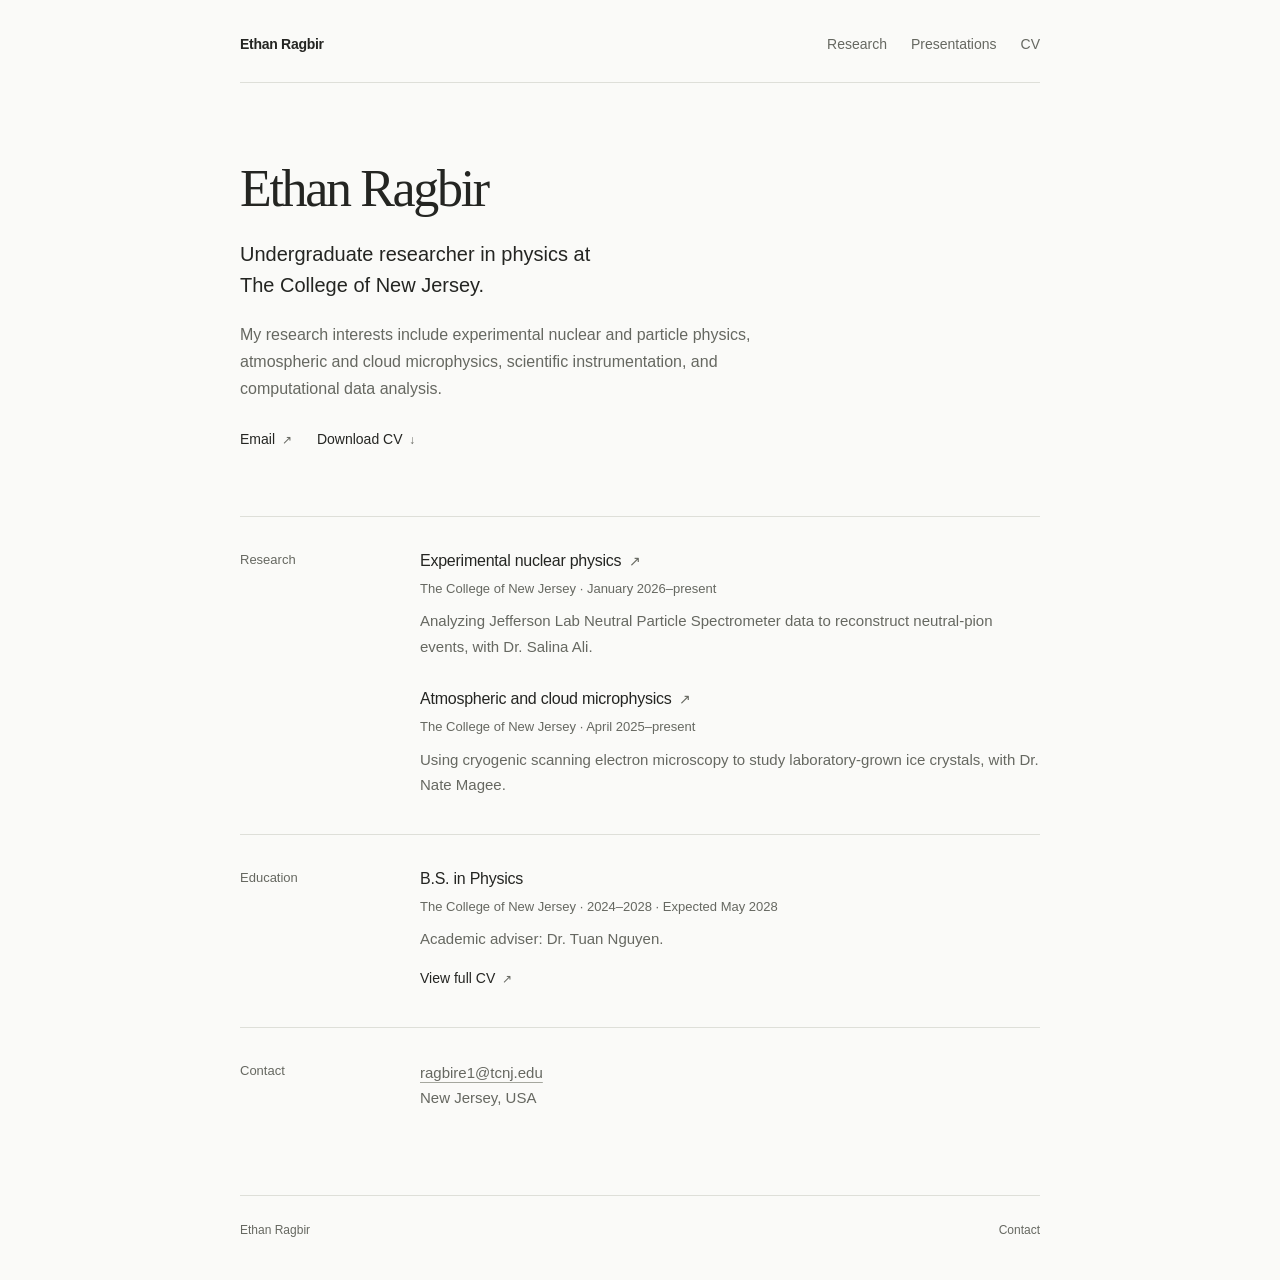
<file: index.html>
<!DOCTYPE html>
<html lang="en">
<head>
  <meta charset="UTF-8">
  <meta name="viewport" content="width=device-width, initial-scale=1">
  <meta name="description" content="Ethan Ragbir, undergraduate researcher in physics at The College of New Jersey. Experimental nuclear and particle physics, atmospheric and cloud microphysics.">
  <title>Ethan Ragbir</title>
  <link rel="stylesheet" href="assets/site.css">
</head>
<body>
  <a class="skip-link" href="#main-content">Skip to content</a>
  <div class="site-shell">
    <header class="site-header">
      <a class="site-name" href="index.html" aria-current="page">Ethan Ragbir</a>
      <nav aria-label="Main navigation">
        <a href="research.html">Research</a>
        <a href="presentations.html">Presentations</a>
        <a href="resume.html">CV</a>
      </nav>
    </header>

    <main id="main-content">
      <section class="page-intro home-intro" id="home" aria-labelledby="intro-title">
        <h1 id="intro-title">Ethan Ragbir</h1>
        <p class="lede">Undergraduate researcher in physics at<br class="desktop-break"> The College of New Jersey.</p>
        <p class="intro-copy">My research interests include experimental nuclear and particle physics, atmospheric and cloud microphysics, scientific instrumentation, and computational data analysis.</p>
        <div class="inline-links" aria-label="Contact and CV">
          <a href="mailto:ragbire1@tcnj.edu">Email <span aria-hidden="true">↗</span></a>
          <a href="cv.pdf" download="Ethan_Ragbir_CV.pdf">Download CV <span aria-hidden="true">↓</span></a>
        </div>
      </section>

      <section class="content-section" id="research" aria-labelledby="research-title">
        <h2 id="research-title">Research</h2>
        <div class="entry-list">
          <article class="entry">
            <h3><a href="research.html#nuclear-physics">Experimental nuclear physics <span aria-hidden="true">↗</span></a></h3>
            <p class="meta">The College of New Jersey · January 2026–present</p>
            <p>Analyzing Jefferson Lab Neutral Particle Spectrometer data to reconstruct neutral-pion events, with Dr. Salina Ali.</p>
          </article>
          <article class="entry">
            <h3><a href="research.html#ice-morphology">Atmospheric and cloud microphysics <span aria-hidden="true">↗</span></a></h3>
            <p class="meta">The College of New Jersey · April 2025–present</p>
            <p>Using cryogenic scanning electron microscopy to study laboratory-grown ice crystals, with Dr. Nate Magee.</p>
          </article>
        </div>
      </section>

      <section class="content-section" id="education" aria-labelledby="education-title">
        <h2 id="education-title">Education</h2>
        <div class="section-body">
          <article class="entry">
            <h3>B.S. in Physics</h3>
            <p class="meta">The College of New Jersey · 2024–2028 · Expected May 2028</p>
            <p>Academic adviser: Dr. Tuan Nguyen.</p>
            <a class="text-link" href="resume.html" id="cv">View full CV <span aria-hidden="true">↗</span></a>
          </article>
        </div>
      </section>

      <section class="content-section" id="contact" aria-labelledby="contact-title">
        <h2 id="contact-title">Contact</h2>
        <div class="section-body">
          <p><a href="mailto:ragbire1@tcnj.edu">ragbire1@tcnj.edu</a><br>New Jersey, USA</p>
        </div>
      </section>
    </main>

    <footer class="site-footer">
      <span>Ethan Ragbir</span>
      <a href="Contact-Me.html">Contact</a>
    </footer>
  </div>
</body>
</html>
</file>
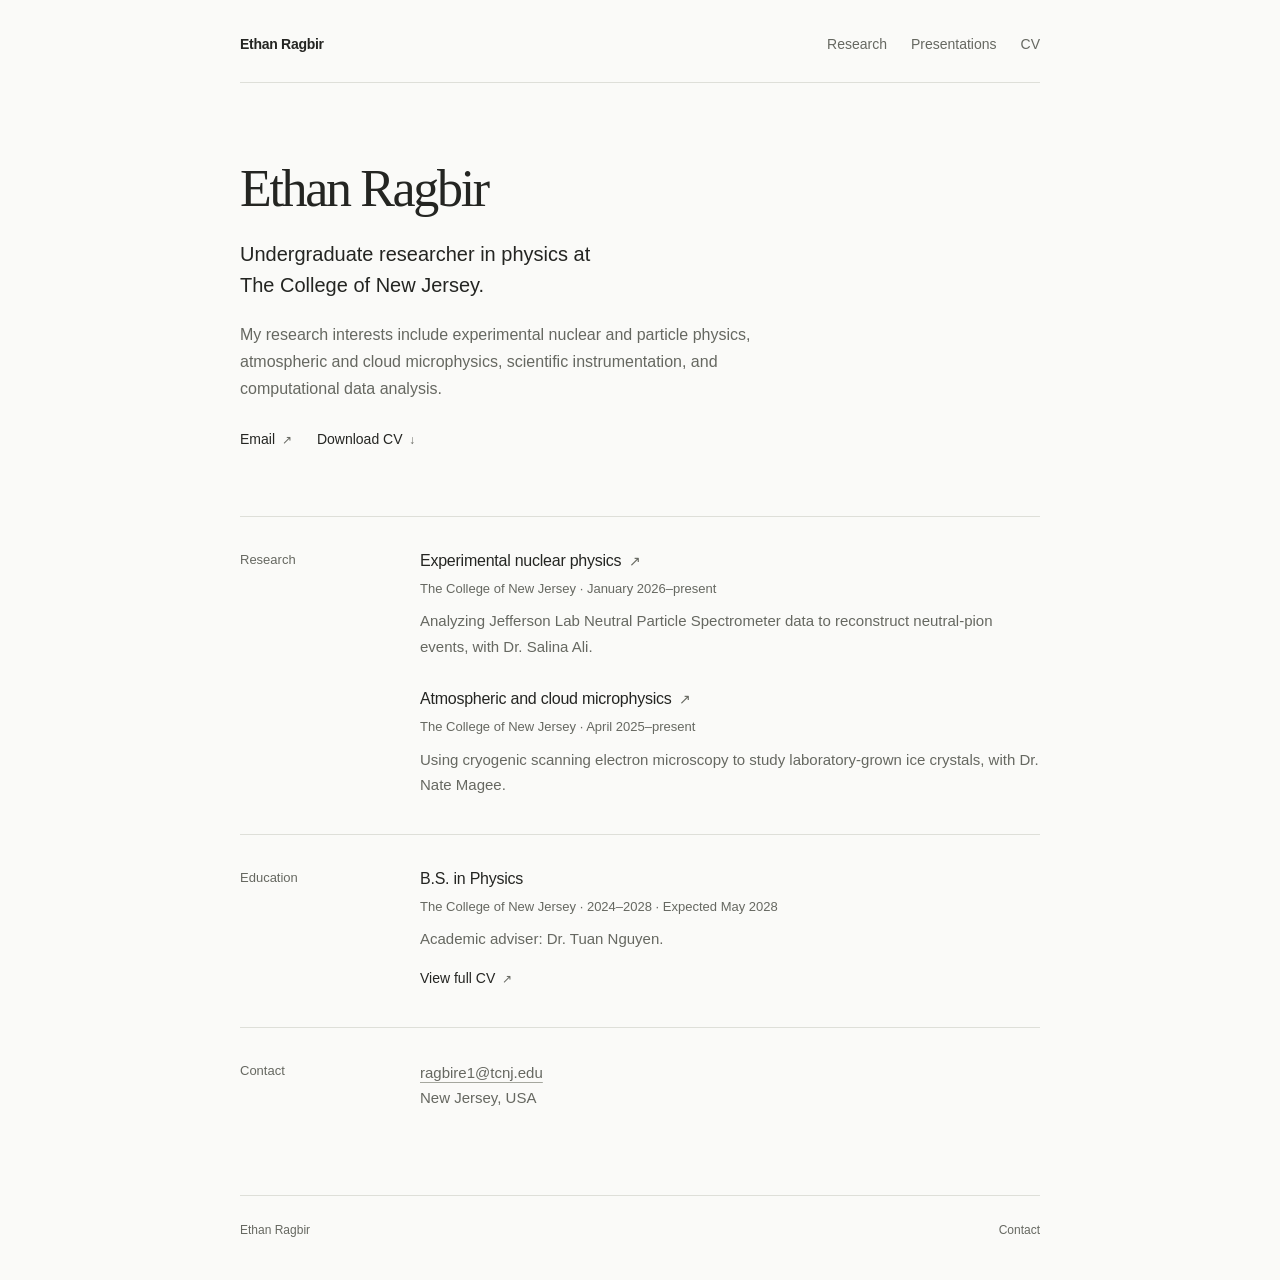
<file: bookshelf.html>
<!DOCTYPE html>
<html lang="en">
<head>
  <meta charset="UTF-8">
  <meta name="viewport" content="width=device-width, initial-scale=1">
  <meta name="description" content="Ethan Ragbir, undergraduate researcher in physics at The College of New Jersey.">
  <meta http-equiv="refresh" content="0; url=index.html">
  <title>Ethan Ragbir</title>
  <link rel="stylesheet" href="assets/site.css">
</head>
<body>
  <a class="skip-link" href="#main-content">Skip to content</a>
  <div class="site-shell">
    <header class="site-header">
      <a class="site-name" href="index.html">Ethan Ragbir</a>
      <nav aria-label="Main navigation">
        <a href="research.html">Research</a>
        <a href="presentations.html">Presentations</a>
        <a href="resume.html">CV</a>
      </nav>
    </header>

    <main id="main-content">
      <div class="page-intro">
        <h1>Ethan Ragbir</h1>
        <p class="lede"><a href="index.html">View Ethan Ragbir’s website <span aria-hidden="true">↗</span></a></p>
      </div>
    </main>

    <footer class="site-footer">
      <span>Ethan Ragbir</span>
      <a href="Contact-Me.html">Contact</a>
    </footer>
  </div>
</body>
</html>
</file>
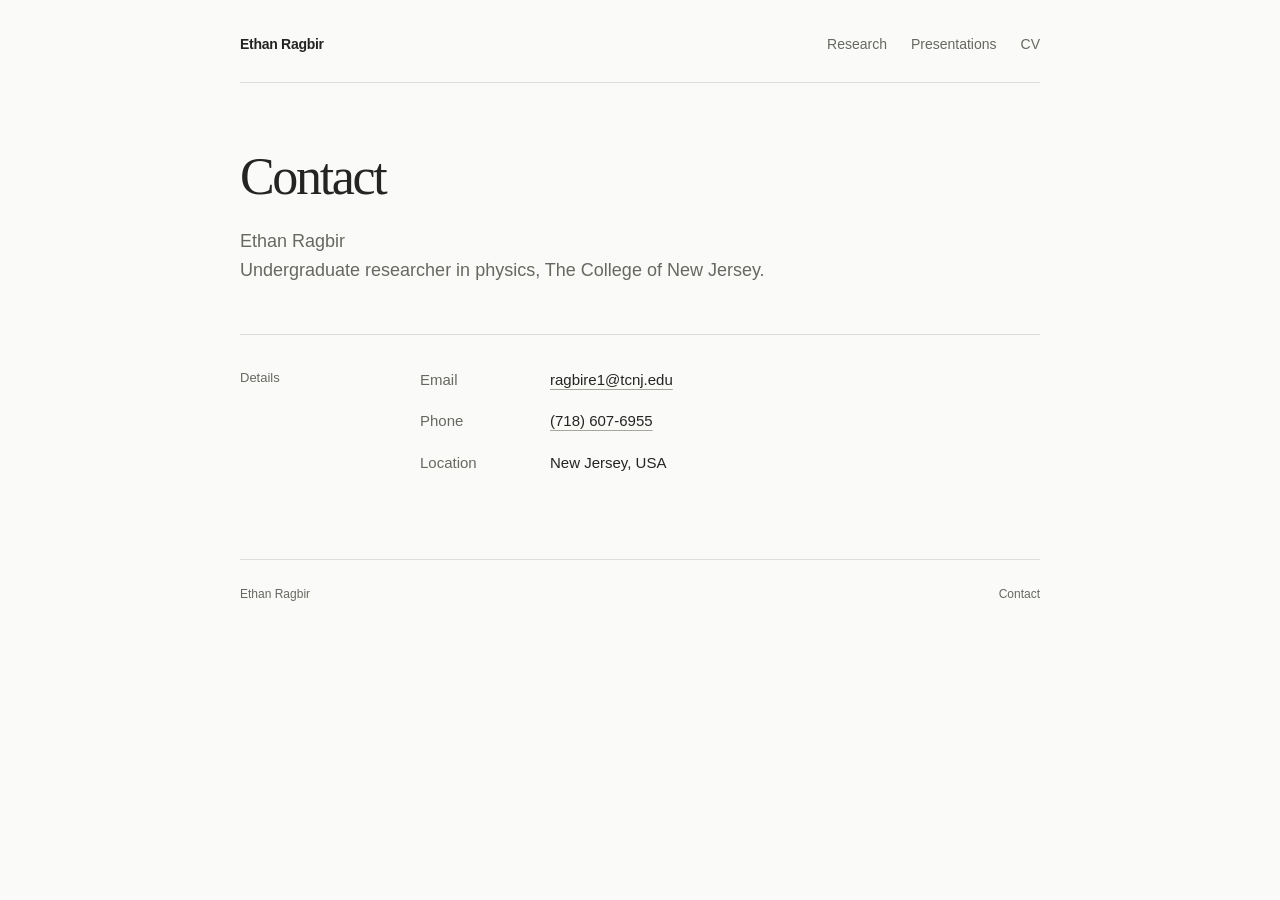
<file: Contact-Me.html>
<!DOCTYPE html>
<html lang="en">
<head>
  <meta charset="UTF-8">
  <meta name="viewport" content="width=device-width, initial-scale=1">
  <meta name="description" content="Contact Ethan Ragbir, undergraduate researcher in physics at The College of New Jersey.">
  <title>Contact | Ethan Ragbir</title>
  <link rel="stylesheet" href="assets/site.css">
</head>
<body>
  <a class="skip-link" href="#main-content">Skip to content</a>
  <div class="site-shell">
    <header class="site-header">
      <a class="site-name" href="index.html">Ethan Ragbir</a>
      <nav aria-label="Main navigation">
        <a href="research.html">Research</a>
        <a href="presentations.html">Presentations</a>
        <a href="resume.html">CV</a>
      </nav>
    </header>

    <main id="main-content">
      <div class="page-intro">
        <h1>Contact</h1>
        <p class="lede">Ethan Ragbir<br>Undergraduate researcher in physics, The College of New Jersey.</p>
      </div>

      <section class="content-section" aria-labelledby="contact-details">
        <h2 id="contact-details">Details</h2>
        <dl class="contact-list">
          <dt>Email</dt>
          <dd><a href="mailto:ragbire1@tcnj.edu">ragbire1@tcnj.edu</a></dd>
          <dt>Phone</dt>
          <dd><a href="tel:+17186076955">(718) 607-6955</a></dd>
          <dt>Location</dt>
          <dd>New Jersey, USA</dd>
        </dl>
      </section>
    </main>

    <footer class="site-footer">
      <span>Ethan Ragbir</span>
      <a href="Contact-Me.html" aria-current="page">Contact</a>
    </footer>
  </div>
</body>
</html>
</file>
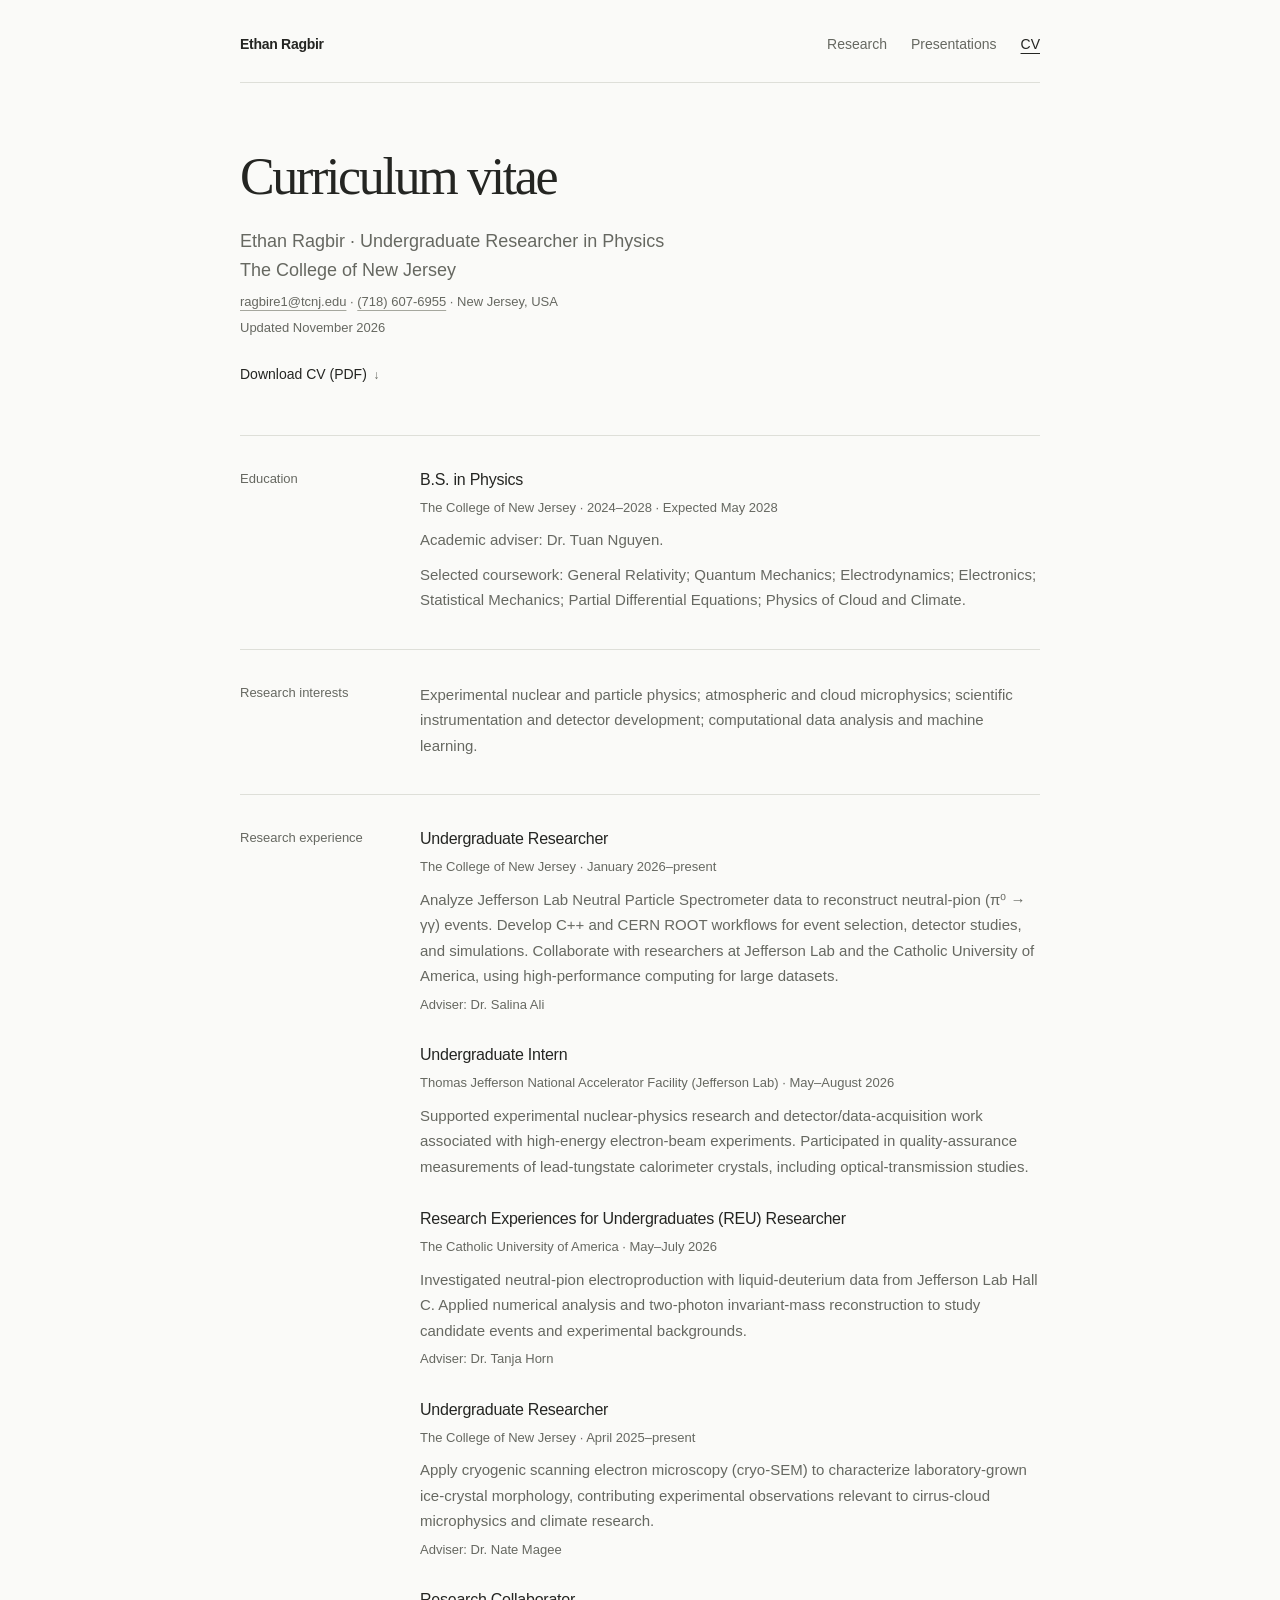
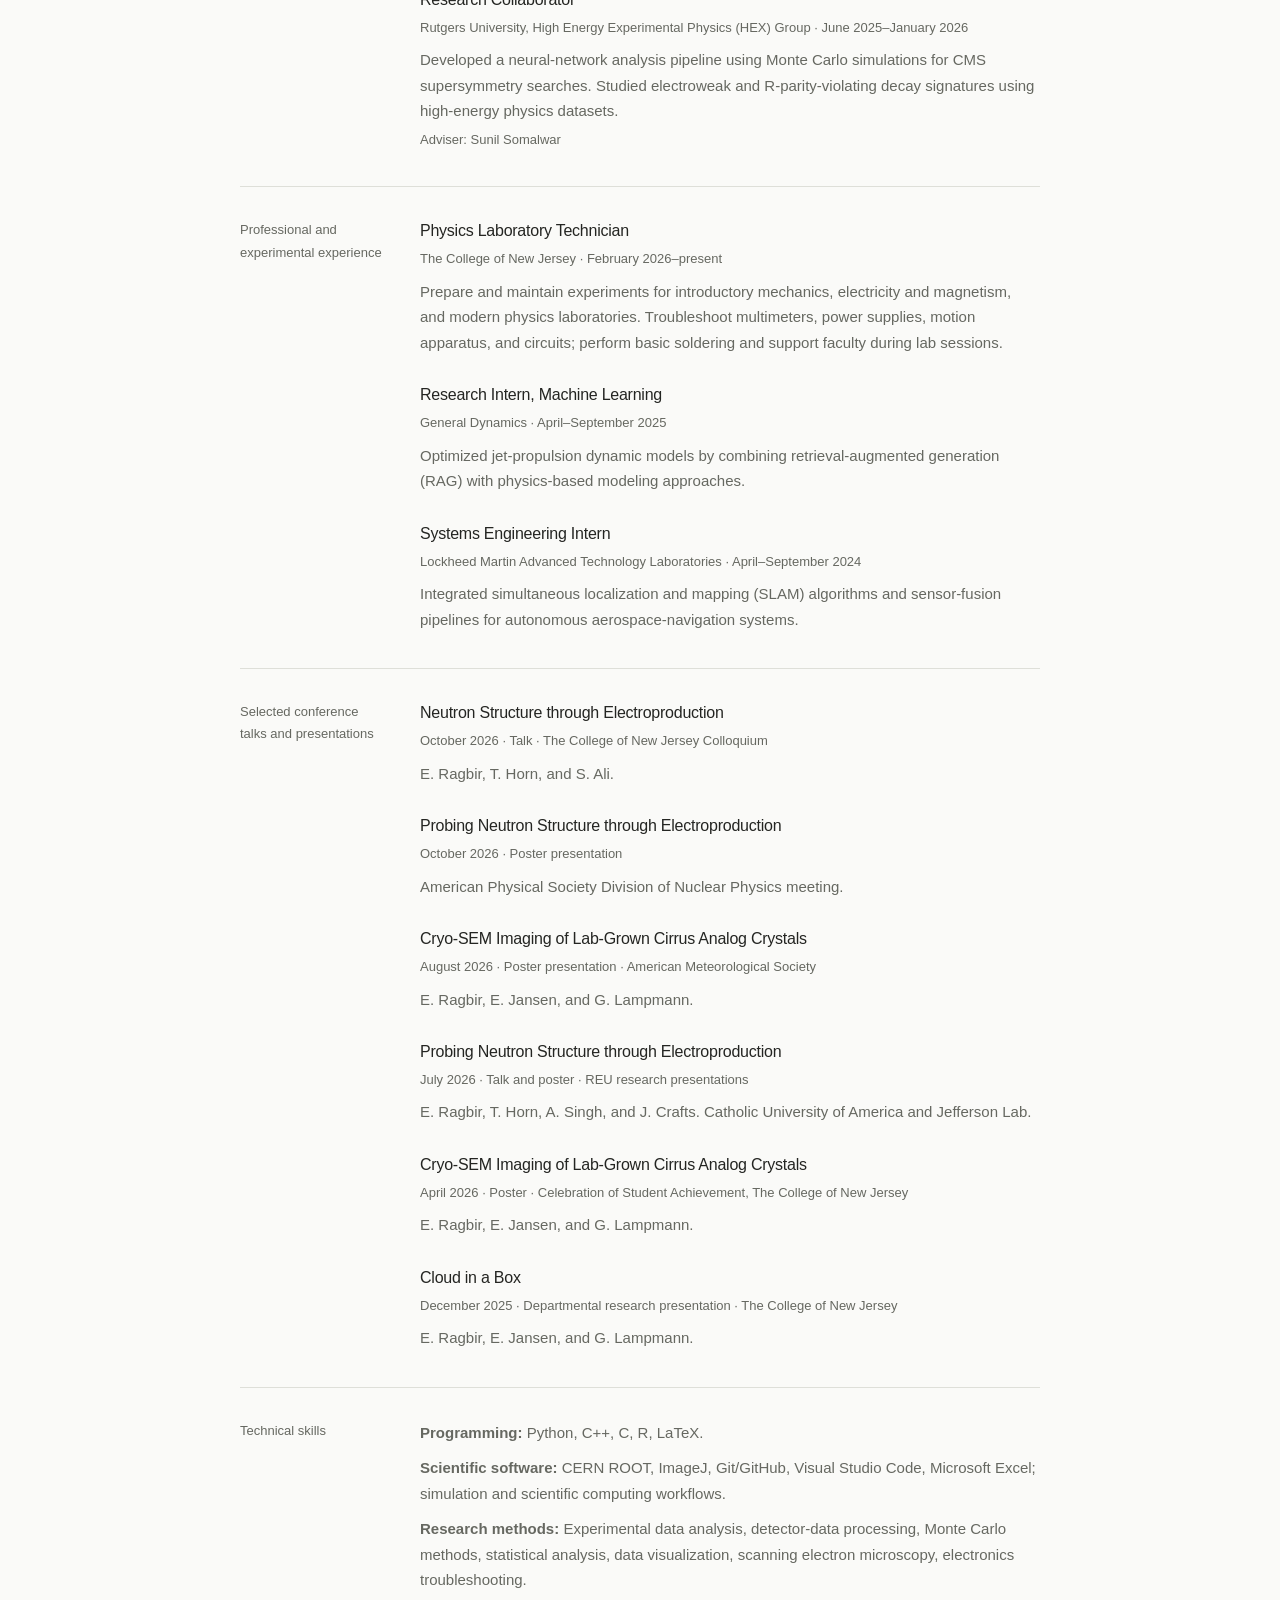
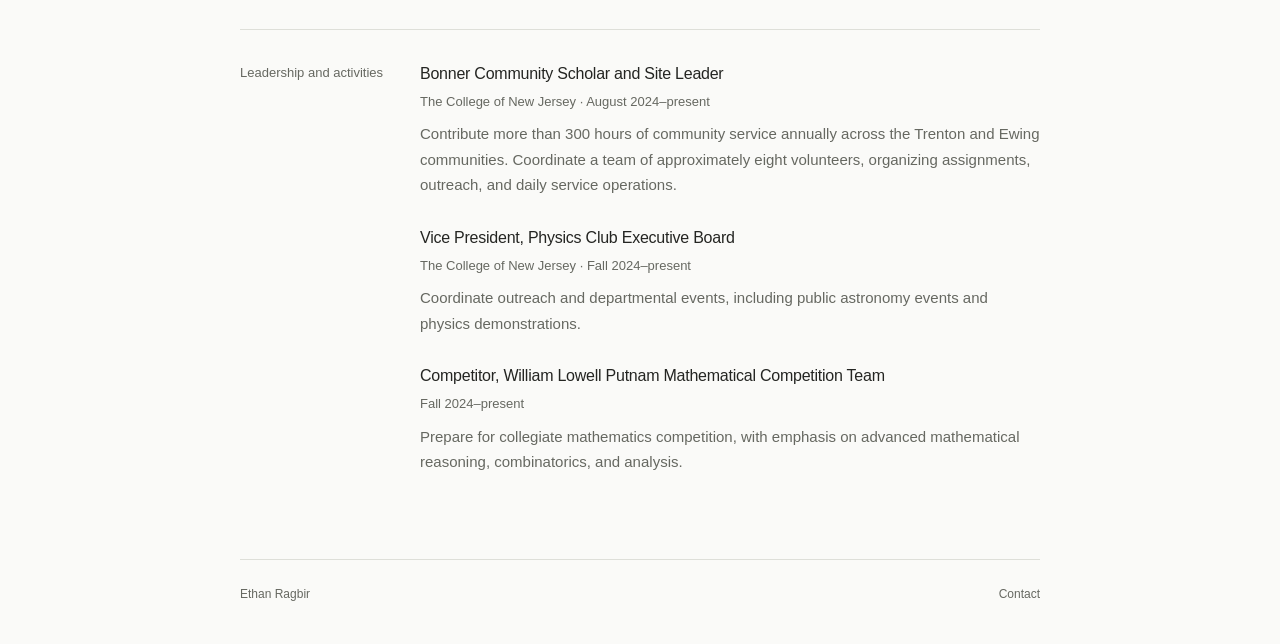
<file: CV.html>
<!DOCTYPE html>
<html lang="en">
<head>
  <meta charset="UTF-8">
  <meta name="viewport" content="width=device-width, initial-scale=1">
  <meta name="description" content="Ethan Ragbir’s curriculum vitae: physics education, research, experimental experience, presentations, and leadership.">
  <title>CV | Ethan Ragbir</title>
  <link rel="stylesheet" href="assets/site.css">
</head>
<body>
  <a class="skip-link" href="#main-content">Skip to content</a>
  <div class="site-shell">
    <header class="site-header">
      <a class="site-name" href="index.html">Ethan Ragbir</a>
      <nav aria-label="Main navigation">
        <a href="research.html">Research</a>
        <a href="presentations.html">Presentations</a>
        <a href="resume.html" aria-current="page">CV</a>
      </nav>
    </header>

    <main id="main-content">
      <div class="page-intro">
        <h1>Curriculum vitae</h1>
        <p class="lede">Ethan Ragbir · Undergraduate Researcher in Physics<br>The College of New Jersey</p>
        <p class="meta"><a href="mailto:ragbire1@tcnj.edu">ragbire1@tcnj.edu</a> · <a href="tel:+17186076955">(718) 607-6955</a> · New Jersey, USA</p>
        <p class="meta">Updated November 2026</p>
        <a class="text-link" href="cv.pdf" download="Ethan_Ragbir_CV.pdf">Download CV (PDF) <span aria-hidden="true">↓</span></a>
      </div>

      <section class="content-section" aria-labelledby="education">
        <h2 id="education">Education</h2>
        <div class="entry-list">
          <article class="entry">
            <h3>B.S. in Physics</h3>
            <p class="meta">The College of New Jersey · 2024–2028 · Expected May 2028</p>
            <p>Academic adviser: Dr. Tuan Nguyen.</p>
            <p>Selected coursework: General Relativity; Quantum Mechanics; Electrodynamics; Electronics; Statistical Mechanics; Partial Differential Equations; Physics of Cloud and Climate.</p>
          </article>
        </div>
      </section>

      <section class="content-section" aria-labelledby="research-interests">
        <h2 id="research-interests">Research interests</h2>
        <div class="section-body">
          <p>Experimental nuclear and particle physics; atmospheric and cloud microphysics; scientific instrumentation and detector development; computational data analysis and machine learning.</p>
        </div>
      </section>

      <section class="content-section" aria-labelledby="research-experience">
        <h2 id="research-experience">Research experience</h2>
        <div class="entry-list">
          <article class="entry">
            <h3>Undergraduate Researcher</h3>
            <p class="meta">The College of New Jersey · January 2026–present</p>
            <p>Analyze Jefferson Lab Neutral Particle Spectrometer data to reconstruct neutral-pion (π⁰ → γγ) events. Develop C++ and CERN ROOT workflows for event selection, detector studies, and simulations. Collaborate with researchers at Jefferson Lab and the Catholic University of America, using high-performance computing for large datasets.</p>
            <p class="meta">Adviser: Dr. Salina Ali</p>
          </article>
          <article class="entry">
            <h3>Undergraduate Intern</h3>
            <p class="meta">Thomas Jefferson National Accelerator Facility (Jefferson Lab) · May–August 2026</p>
            <p>Supported experimental nuclear-physics research and detector/data-acquisition work associated with high-energy electron-beam experiments. Participated in quality-assurance measurements of lead-tungstate calorimeter crystals, including optical-transmission studies.</p>
          </article>
          <article class="entry">
            <h3>Research Experiences for Undergraduates (REU) Researcher</h3>
            <p class="meta">The Catholic University of America · May–July 2026</p>
            <p>Investigated neutral-pion electroproduction with liquid-deuterium data from Jefferson Lab Hall C. Applied numerical analysis and two-photon invariant-mass reconstruction to study candidate events and experimental backgrounds.</p>
            <p class="meta">Adviser: Dr. Tanja Horn</p>
          </article>
          <article class="entry">
            <h3>Undergraduate Researcher</h3>
            <p class="meta">The College of New Jersey · April 2025–present</p>
            <p>Apply cryogenic scanning electron microscopy (cryo-SEM) to characterize laboratory-grown ice-crystal morphology, contributing experimental observations relevant to cirrus-cloud microphysics and climate research.</p>
            <p class="meta">Adviser: Dr. Nate Magee</p>
          </article>
          <article class="entry">
            <h3>Research Collaborator</h3>
            <p class="meta">Rutgers University, High Energy Experimental Physics (HEX) Group · June 2025–January 2026</p>
            <p>Developed a neural-network analysis pipeline using Monte Carlo simulations for CMS supersymmetry searches. Studied electroweak and R-parity-violating decay signatures using high-energy physics datasets.</p>
            <p class="meta">Adviser: Sunil Somalwar</p>
          </article>
        </div>
      </section>

      <section class="content-section" aria-labelledby="professional-experience">
        <h2 id="professional-experience">Professional and experimental experience</h2>
        <div class="entry-list">
          <article class="entry">
            <h3>Physics Laboratory Technician</h3>
            <p class="meta">The College of New Jersey · February 2026–present</p>
            <p>Prepare and maintain experiments for introductory mechanics, electricity and magnetism, and modern physics laboratories. Troubleshoot multimeters, power supplies, motion apparatus, and circuits; perform basic soldering and support faculty during lab sessions.</p>
          </article>
          <article class="entry">
            <h3>Research Intern, Machine Learning</h3>
            <p class="meta">General Dynamics · April–September 2025</p>
            <p>Optimized jet-propulsion dynamic models by combining retrieval-augmented generation (RAG) with physics-based modeling approaches.</p>
          </article>
          <article class="entry">
            <h3>Systems Engineering Intern</h3>
            <p class="meta">Lockheed Martin Advanced Technology Laboratories · April–September 2024</p>
            <p>Integrated simultaneous localization and mapping (SLAM) algorithms and sensor-fusion pipelines for autonomous aerospace-navigation systems.</p>
          </article>
        </div>
      </section>

      <section class="content-section" aria-labelledby="presentations">
        <h2 id="presentations">Selected conference talks and presentations</h2>
        <div class="entry-list">
          <article class="entry">
            <h3>Neutron Structure through Electroproduction</h3>
            <p class="meta">October 2026 · Talk · The College of New Jersey Colloquium</p>
            <p>E. Ragbir, T. Horn, and S. Ali.</p>
          </article>
          <article class="entry">
            <h3>Probing Neutron Structure through Electroproduction</h3>
            <p class="meta">October 2026 · Poster presentation</p>
            <p>American Physical Society Division of Nuclear Physics meeting.</p>
          </article>
          <article class="entry">
            <h3>Cryo-SEM Imaging of Lab-Grown Cirrus Analog Crystals</h3>
            <p class="meta">August 2026 · Poster presentation · American Meteorological Society</p>
            <p>E. Ragbir, E. Jansen, and G. Lampmann.</p>
          </article>
          <article class="entry">
            <h3>Probing Neutron Structure through Electroproduction</h3>
            <p class="meta">July 2026 · Talk and poster · REU research presentations</p>
            <p>E. Ragbir, T. Horn, A. Singh, and J. Crafts. Catholic University of America and Jefferson Lab.</p>
          </article>
          <article class="entry">
            <h3>Cryo-SEM Imaging of Lab-Grown Cirrus Analog Crystals</h3>
            <p class="meta">April 2026 · Poster · Celebration of Student Achievement, The College of New Jersey</p>
            <p>E. Ragbir, E. Jansen, and G. Lampmann.</p>
          </article>
          <article class="entry">
            <h3>Cloud in a Box</h3>
            <p class="meta">December 2025 · Departmental research presentation · The College of New Jersey</p>
            <p>E. Ragbir, E. Jansen, and G. Lampmann.</p>
          </article>
        </div>
      </section>

      <section class="content-section" aria-labelledby="technical-skills">
        <h2 id="technical-skills">Technical skills</h2>
        <div class="section-body">
          <p><strong>Programming:</strong> Python, C++, C, R, LaTeX.</p>
          <p><strong>Scientific software:</strong> CERN ROOT, ImageJ, Git/GitHub, Visual Studio Code, Microsoft Excel; simulation and scientific computing workflows.</p>
          <p><strong>Research methods:</strong> Experimental data analysis, detector-data processing, Monte Carlo methods, statistical analysis, data visualization, scanning electron microscopy, electronics troubleshooting.</p>
        </div>
      </section>

      <section class="content-section" aria-labelledby="leadership">
        <h2 id="leadership">Leadership and activities</h2>
        <div class="entry-list">
          <article class="entry">
            <h3>Bonner Community Scholar and Site Leader</h3>
            <p class="meta">The College of New Jersey · August 2024–present</p>
            <p>Contribute more than 300 hours of community service annually across the Trenton and Ewing communities. Coordinate a team of approximately eight volunteers, organizing assignments, outreach, and daily service operations.</p>
          </article>
          <article class="entry">
            <h3>Vice President, Physics Club Executive Board</h3>
            <p class="meta">The College of New Jersey · Fall 2024–present</p>
            <p>Coordinate outreach and departmental events, including public astronomy events and physics demonstrations.</p>
          </article>
          <article class="entry">
            <h3>Competitor, William Lowell Putnam Mathematical Competition Team</h3>
            <p class="meta">Fall 2024–present</p>
            <p>Prepare for collegiate mathematics competition, with emphasis on advanced mathematical reasoning, combinatorics, and analysis.</p>
          </article>
        </div>
      </section>
    </main>

    <footer class="site-footer">
      <span>Ethan Ragbir</span>
      <a href="Contact-Me.html">Contact</a>
    </footer>
  </div>
</body>
</html>
</file>
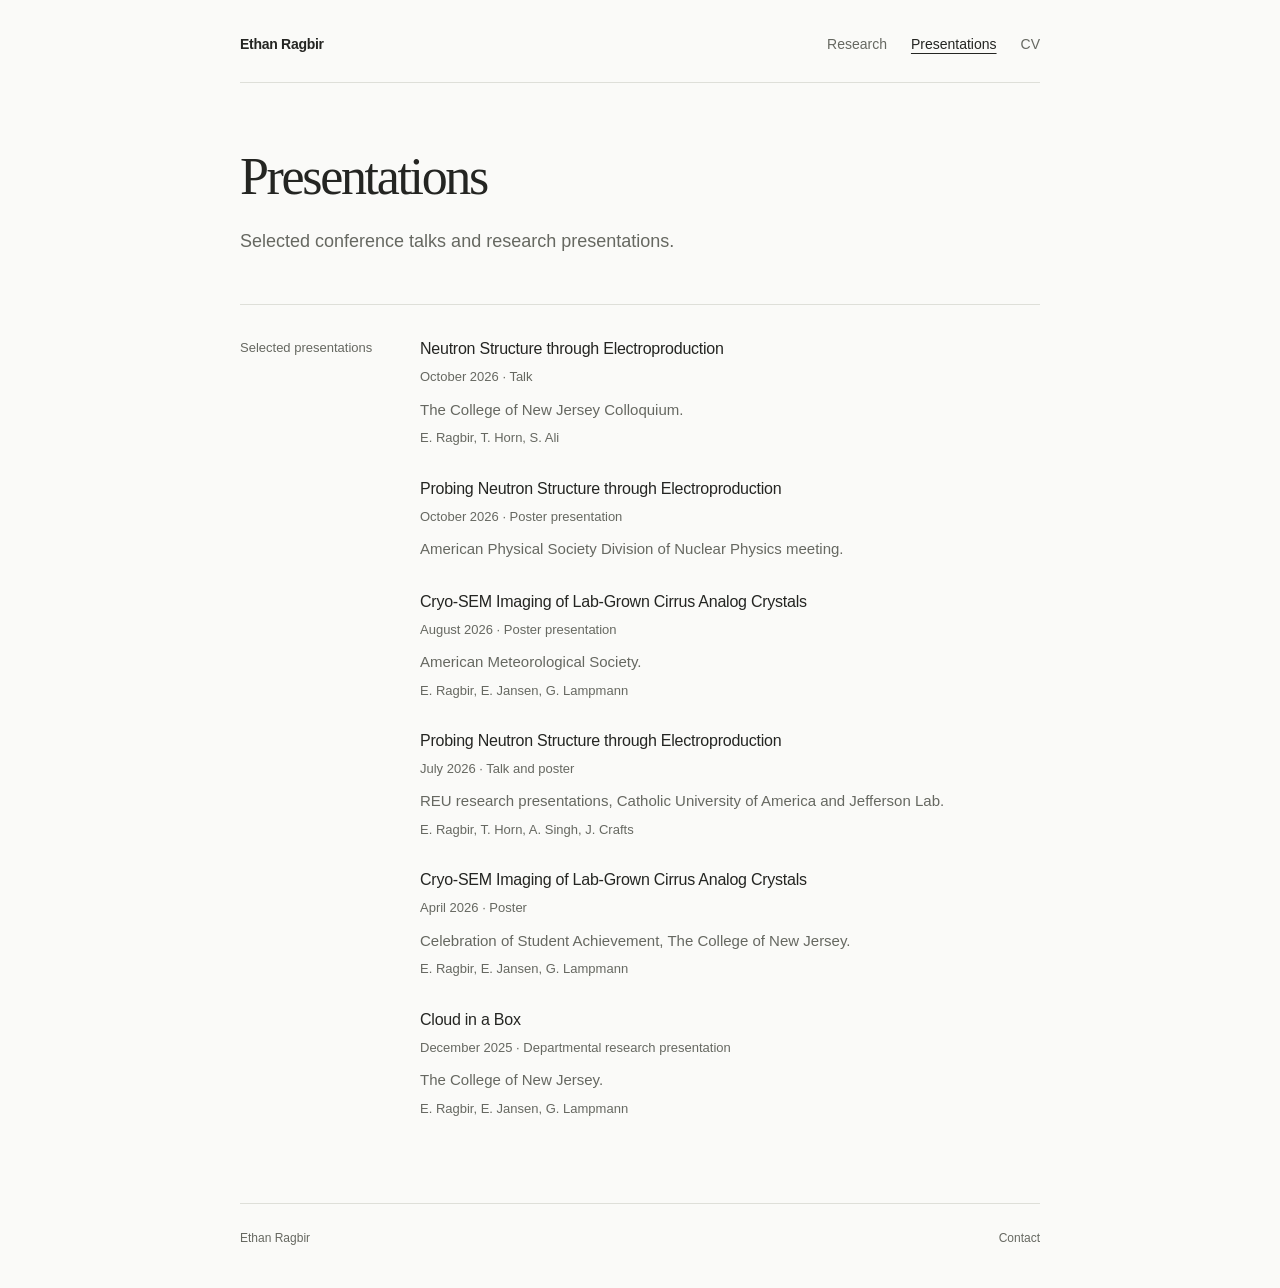
<file: presentations.html>
<!DOCTYPE html>
<html lang="en">
<head>
  <meta charset="UTF-8">
  <meta name="viewport" content="width=device-width, initial-scale=1">
  <meta name="description" content="Selected conference talks and research presentations by Ethan Ragbir.">
  <title>Presentations | Ethan Ragbir</title>
  <link rel="stylesheet" href="assets/site.css">
</head>
<body>
  <a class="skip-link" href="#main-content">Skip to content</a>
  <div class="site-shell">
    <header class="site-header">
      <a class="site-name" href="index.html">Ethan Ragbir</a>
      <nav aria-label="Main navigation">
        <a href="research.html">Research</a>
        <a href="presentations.html" aria-current="page">Presentations</a>
        <a href="resume.html">CV</a>
      </nav>
    </header>

    <main id="main-content">
      <div class="page-intro">
        <h1>Presentations</h1>
        <p class="lede">Selected conference talks and research presentations.</p>
      </div>

      <section class="content-section" id="presentations" aria-labelledby="presentations-heading">
        <h2 id="presentations-heading">Selected presentations</h2>
        <div class="entry-list">
          <article class="entry">
            <h3>Neutron Structure through Electroproduction</h3>
            <p class="meta">October 2026 · Talk</p>
            <p>The College of New Jersey Colloquium.</p>
            <p class="meta">E. Ragbir, T. Horn, S. Ali</p>
          </article>

          <article class="entry">
            <h3>Probing Neutron Structure through Electroproduction</h3>
            <p class="meta">October 2026 · Poster presentation</p>
            <p>American Physical Society Division of Nuclear Physics meeting.</p>
          </article>

          <article class="entry">
            <h3>Cryo-SEM Imaging of Lab-Grown Cirrus Analog Crystals</h3>
            <p class="meta">August 2026 · Poster presentation</p>
            <p>American Meteorological Society.</p>
            <p class="meta">E. Ragbir, E. Jansen, G. Lampmann</p>
          </article>

          <article class="entry">
            <h3>Probing Neutron Structure through Electroproduction</h3>
            <p class="meta">July 2026 · Talk and poster</p>
            <p>REU research presentations, Catholic University of America and Jefferson Lab.</p>
            <p class="meta">E. Ragbir, T. Horn, A. Singh, J. Crafts</p>
          </article>

          <article class="entry">
            <h3>Cryo-SEM Imaging of Lab-Grown Cirrus Analog Crystals</h3>
            <p class="meta">April 2026 · Poster</p>
            <p>Celebration of Student Achievement, The College of New Jersey.</p>
            <p class="meta">E. Ragbir, E. Jansen, G. Lampmann</p>
          </article>

          <article class="entry">
            <h3>Cloud in a Box</h3>
            <p class="meta">December 2025 · Departmental research presentation</p>
            <p>The College of New Jersey.</p>
            <p class="meta">E. Ragbir, E. Jansen, G. Lampmann</p>
          </article>
        </div>
      </section>
    </main>

    <footer class="site-footer">
      <span>Ethan Ragbir</span>
      <a href="Contact-Me.html">Contact</a>
    </footer>
  </div>
</body>
</html>
</file>
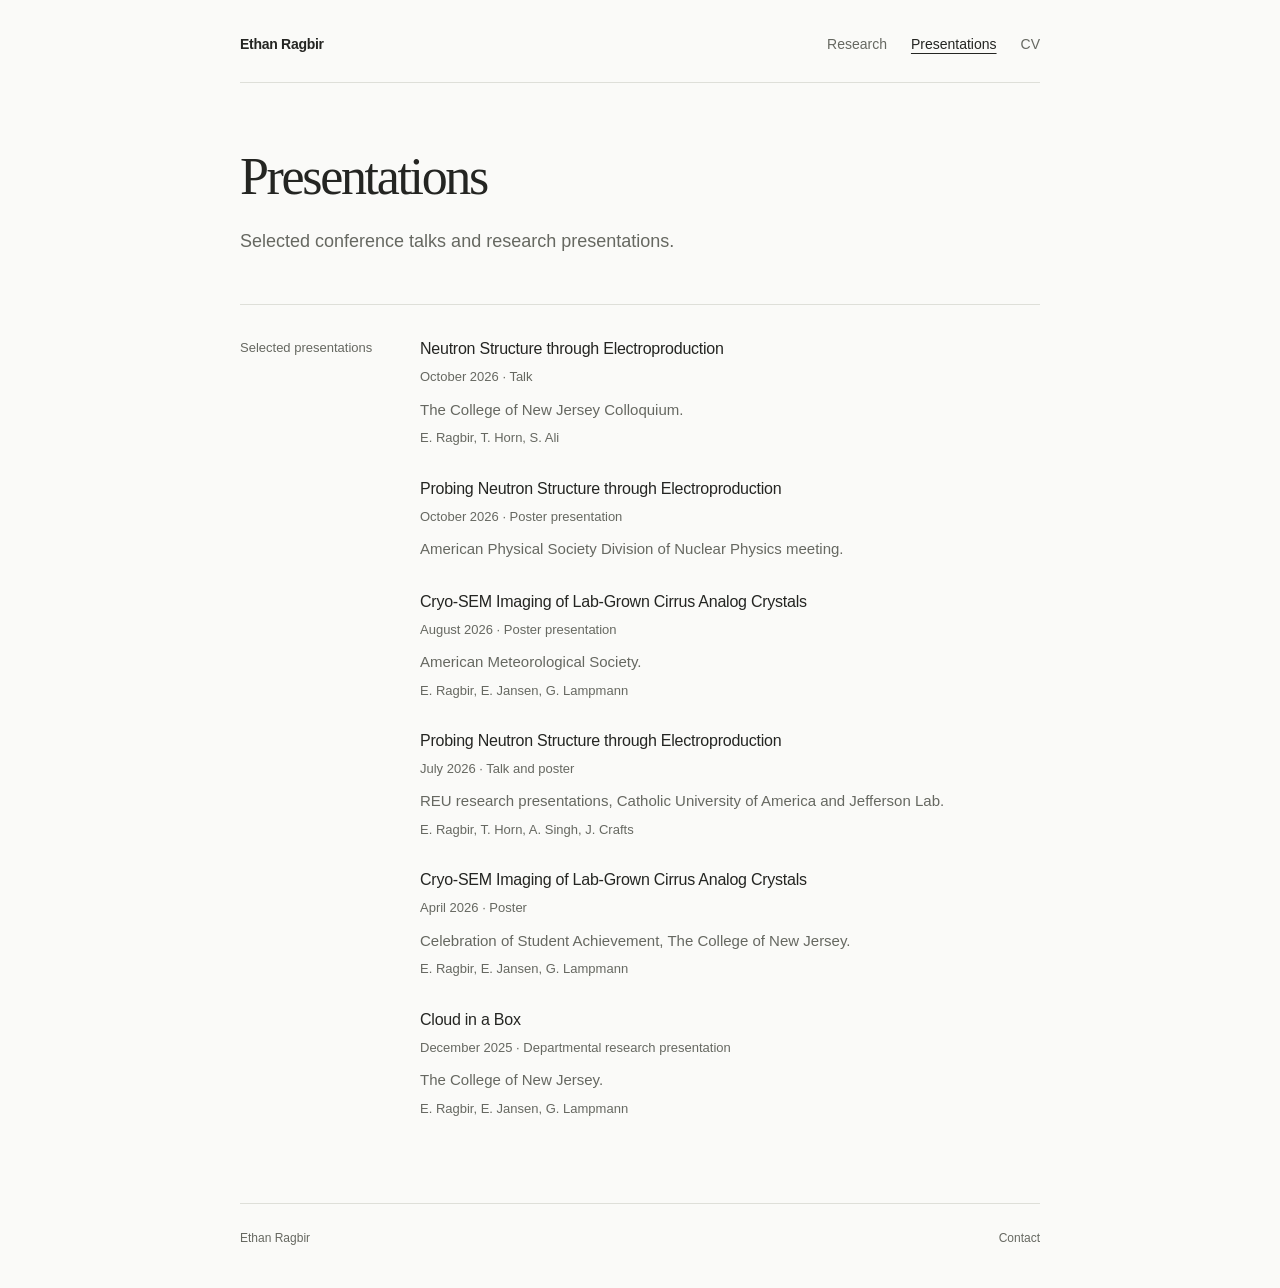
<file: projects.html>
<!DOCTYPE html>
<html lang="en">
<head>
  <meta charset="UTF-8">
  <meta name="viewport" content="width=device-width, initial-scale=1">
  <meta name="description" content="Ethan Ragbir, undergraduate researcher in physics at The College of New Jersey.">
  <meta http-equiv="refresh" content="0; url=presentations.html">
  <title>Presentations | Ethan Ragbir</title>
  <link rel="stylesheet" href="assets/site.css">
</head>
<body>
  <a class="skip-link" href="#main-content">Skip to content</a>
  <div class="site-shell">
    <header class="site-header">
      <a class="site-name" href="index.html">Ethan Ragbir</a>
      <nav aria-label="Main navigation">
        <a href="research.html">Research</a>
        <a href="presentations.html">Presentations</a>
        <a href="resume.html">CV</a>
      </nav>
    </header>

    <main id="main-content">
      <div class="page-intro">
        <h1>Presentations</h1>
        <p class="lede"><a href="presentations.html">View talks and presentations <span aria-hidden="true">↗</span></a></p>
      </div>
    </main>

    <footer class="site-footer">
      <span>Ethan Ragbir</span>
      <a href="Contact-Me.html">Contact</a>
    </footer>
  </div>
</body>
</html>
</file>
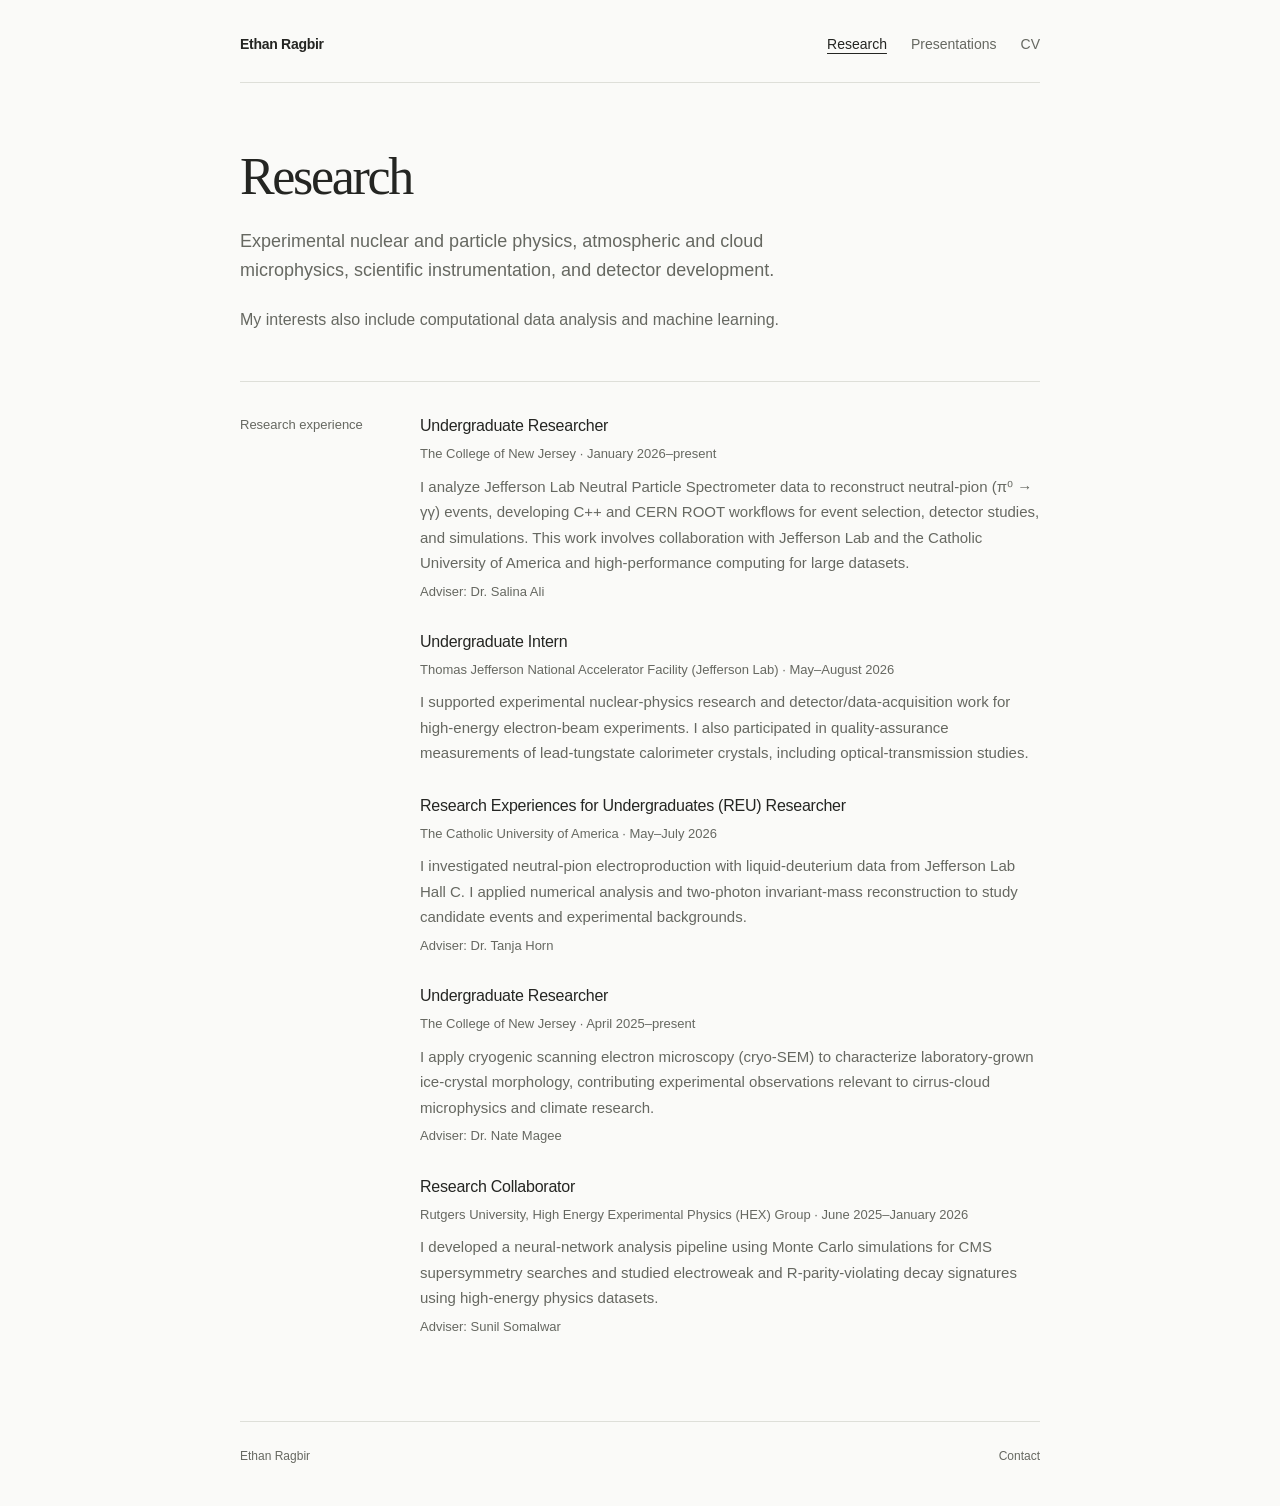
<file: research.html>
<!DOCTYPE html>
<html lang="en">
<head>
  <meta charset="UTF-8">
  <meta name="viewport" content="width=device-width, initial-scale=1">
  <meta name="description" content="Ethan Ragbir's research in nuclear and particle physics, atmospheric and cloud microphysics, scientific instrumentation, and computational analysis.">
  <title>Research | Ethan Ragbir</title>
  <link rel="stylesheet" href="assets/site.css">
</head>
<body>
  <a class="skip-link" href="#main-content">Skip to content</a>
  <div class="site-shell">
    <header class="site-header">
      <a class="site-name" href="index.html">Ethan Ragbir</a>
      <nav aria-label="Main navigation">
        <a href="research.html" aria-current="page">Research</a>
        <a href="presentations.html">Presentations</a>
        <a href="resume.html">CV</a>
      </nav>
    </header>

    <main id="main-content">
      <div class="page-intro">
        <h1>Research</h1>
        <p class="lede">Experimental nuclear and particle physics, atmospheric and cloud microphysics, scientific instrumentation, and detector development.</p>
        <p class="intro-copy">My interests also include computational data analysis and machine learning.</p>
      </div>

      <section class="content-section" aria-labelledby="experience-heading">
        <h2 id="experience-heading">Research experience</h2>
        <div class="entry-list">
          <article class="entry" id="nuclear-physics">
            <h3>Undergraduate Researcher</h3>
            <p class="meta">The College of New Jersey · January 2026–present</p>
            <p>I analyze Jefferson Lab Neutral Particle Spectrometer data to reconstruct neutral-pion (π⁰ → γγ) events, developing C++ and CERN ROOT workflows for event selection, detector studies, and simulations. This work involves collaboration with Jefferson Lab and the Catholic University of America and high-performance computing for large datasets.</p>
            <p class="meta">Adviser: Dr. Salina Ali</p>
          </article>

          <article class="entry" id="jefferson-lab">
            <h3>Undergraduate Intern</h3>
            <p class="meta">Thomas Jefferson National Accelerator Facility (Jefferson Lab) · May–August 2026</p>
            <p>I supported experimental nuclear-physics research and detector/data-acquisition work for high-energy electron-beam experiments. I also participated in quality-assurance measurements of lead-tungstate calorimeter crystals, including optical-transmission studies.</p>
          </article>

          <article class="entry" id="catholic-university">
            <h3>Research Experiences for Undergraduates (REU) Researcher</h3>
            <p class="meta">The Catholic University of America · May–July 2026</p>
            <p>I investigated neutral-pion electroproduction with liquid-deuterium data from Jefferson Lab Hall C. I applied numerical analysis and two-photon invariant-mass reconstruction to study candidate events and experimental backgrounds.</p>
            <p class="meta">Adviser: Dr. Tanja Horn</p>
          </article>

          <article class="entry" id="ice-morphology">
            <h3>Undergraduate Researcher</h3>
            <p class="meta">The College of New Jersey · April 2025–present</p>
            <p>I apply cryogenic scanning electron microscopy (cryo-SEM) to characterize laboratory-grown ice-crystal morphology, contributing experimental observations relevant to cirrus-cloud microphysics and climate research.</p>
            <p class="meta">Adviser: Dr. Nate Magee</p>
          </article>

          <article class="entry" id="particle-physics">
            <h3>Research Collaborator</h3>
            <p class="meta">Rutgers University, High Energy Experimental Physics (HEX) Group · June 2025–January 2026</p>
            <p>I developed a neural-network analysis pipeline using Monte Carlo simulations for CMS supersymmetry searches and studied electroweak and R-parity-violating decay signatures using high-energy physics datasets.</p>
            <p class="meta">Adviser: Sunil Somalwar</p>
          </article>
        </div>
      </section>
    </main>

    <footer class="site-footer">
      <span>Ethan Ragbir</span>
      <a href="Contact-Me.html">Contact</a>
    </footer>
  </div>
</body>
</html>
</file>
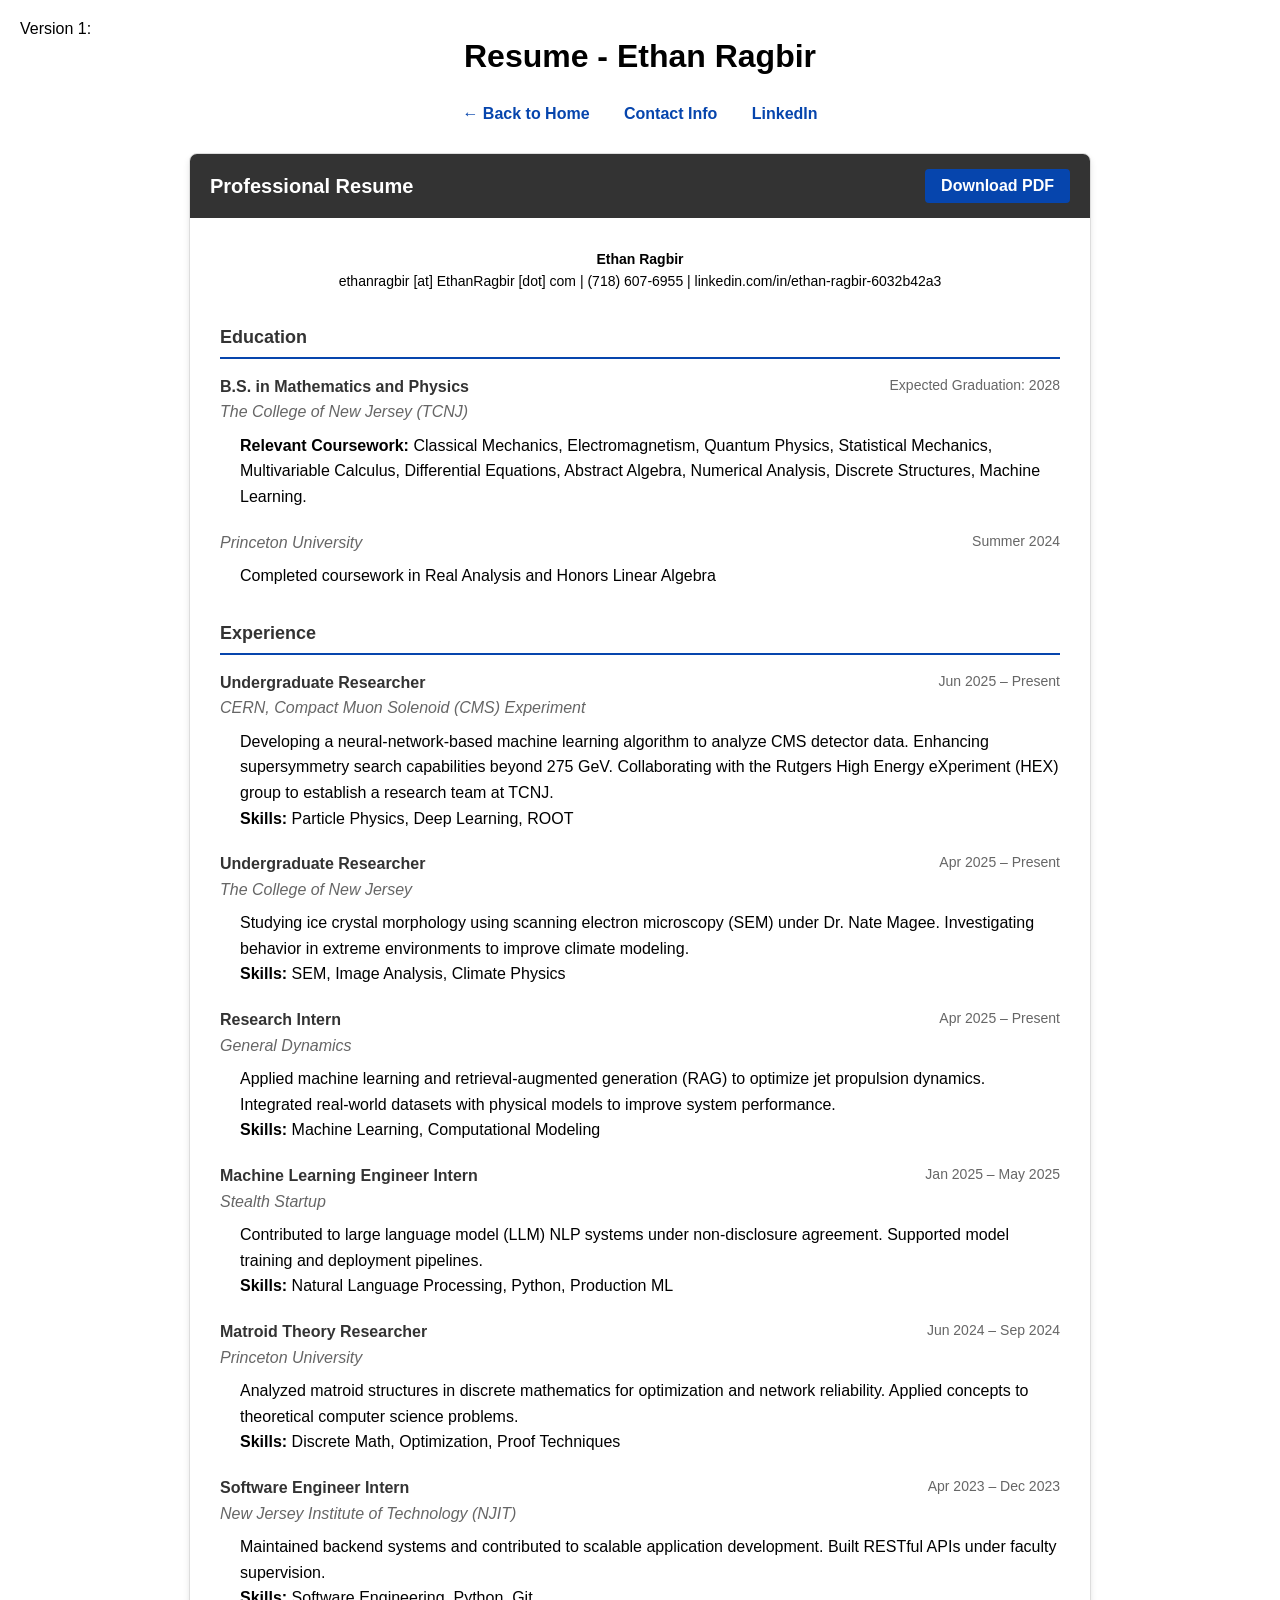
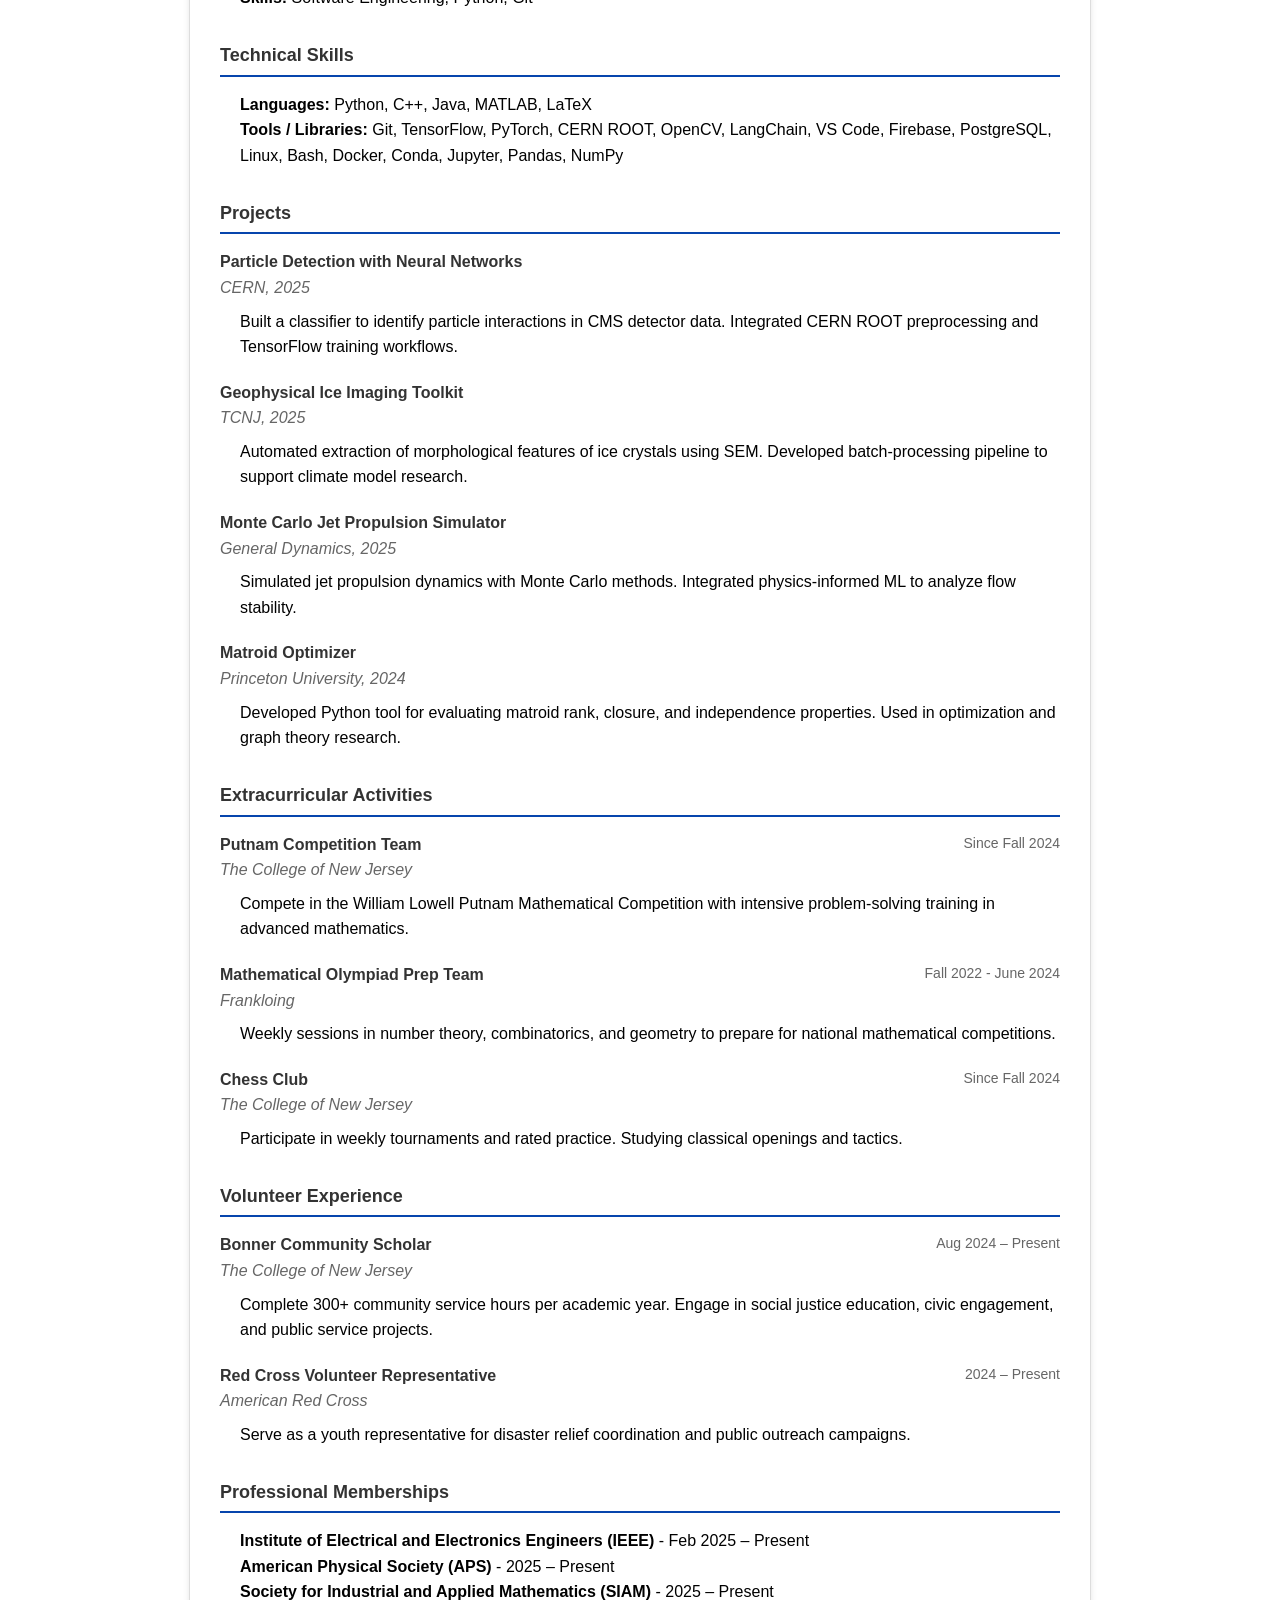
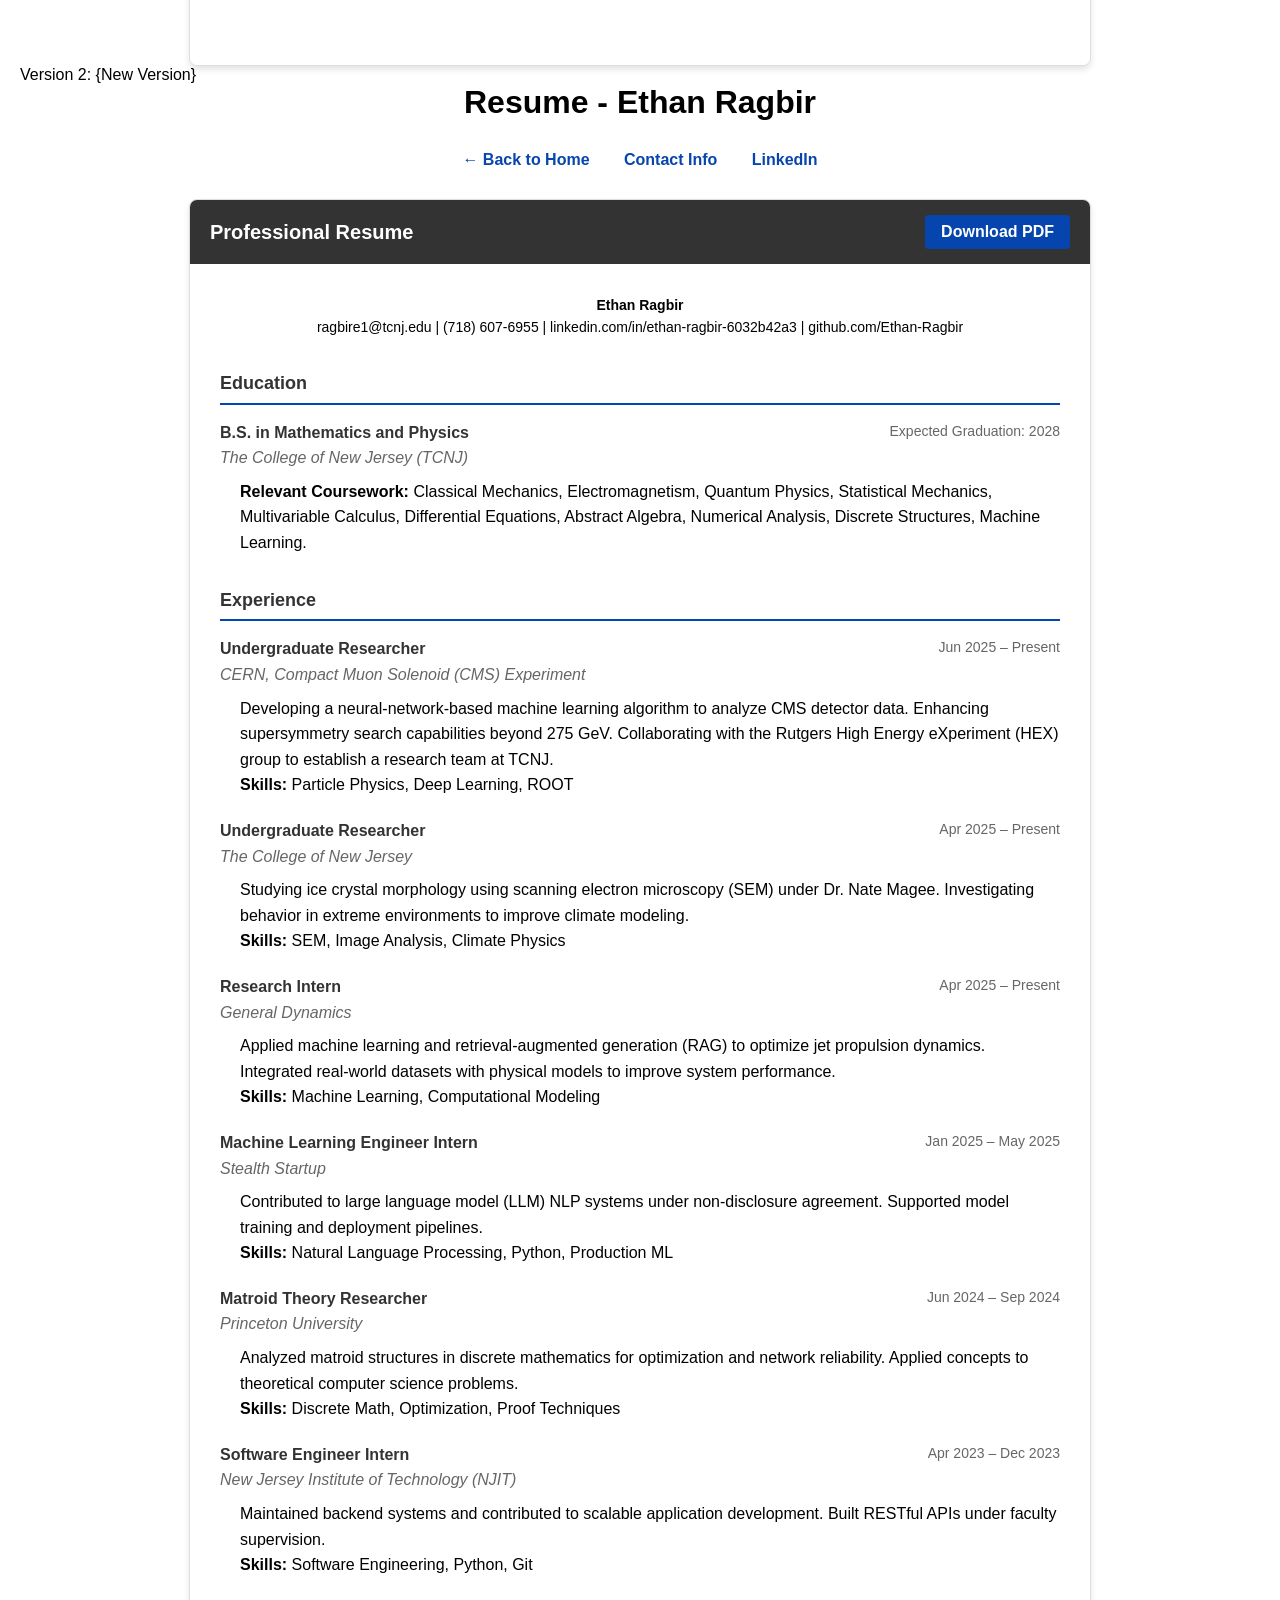
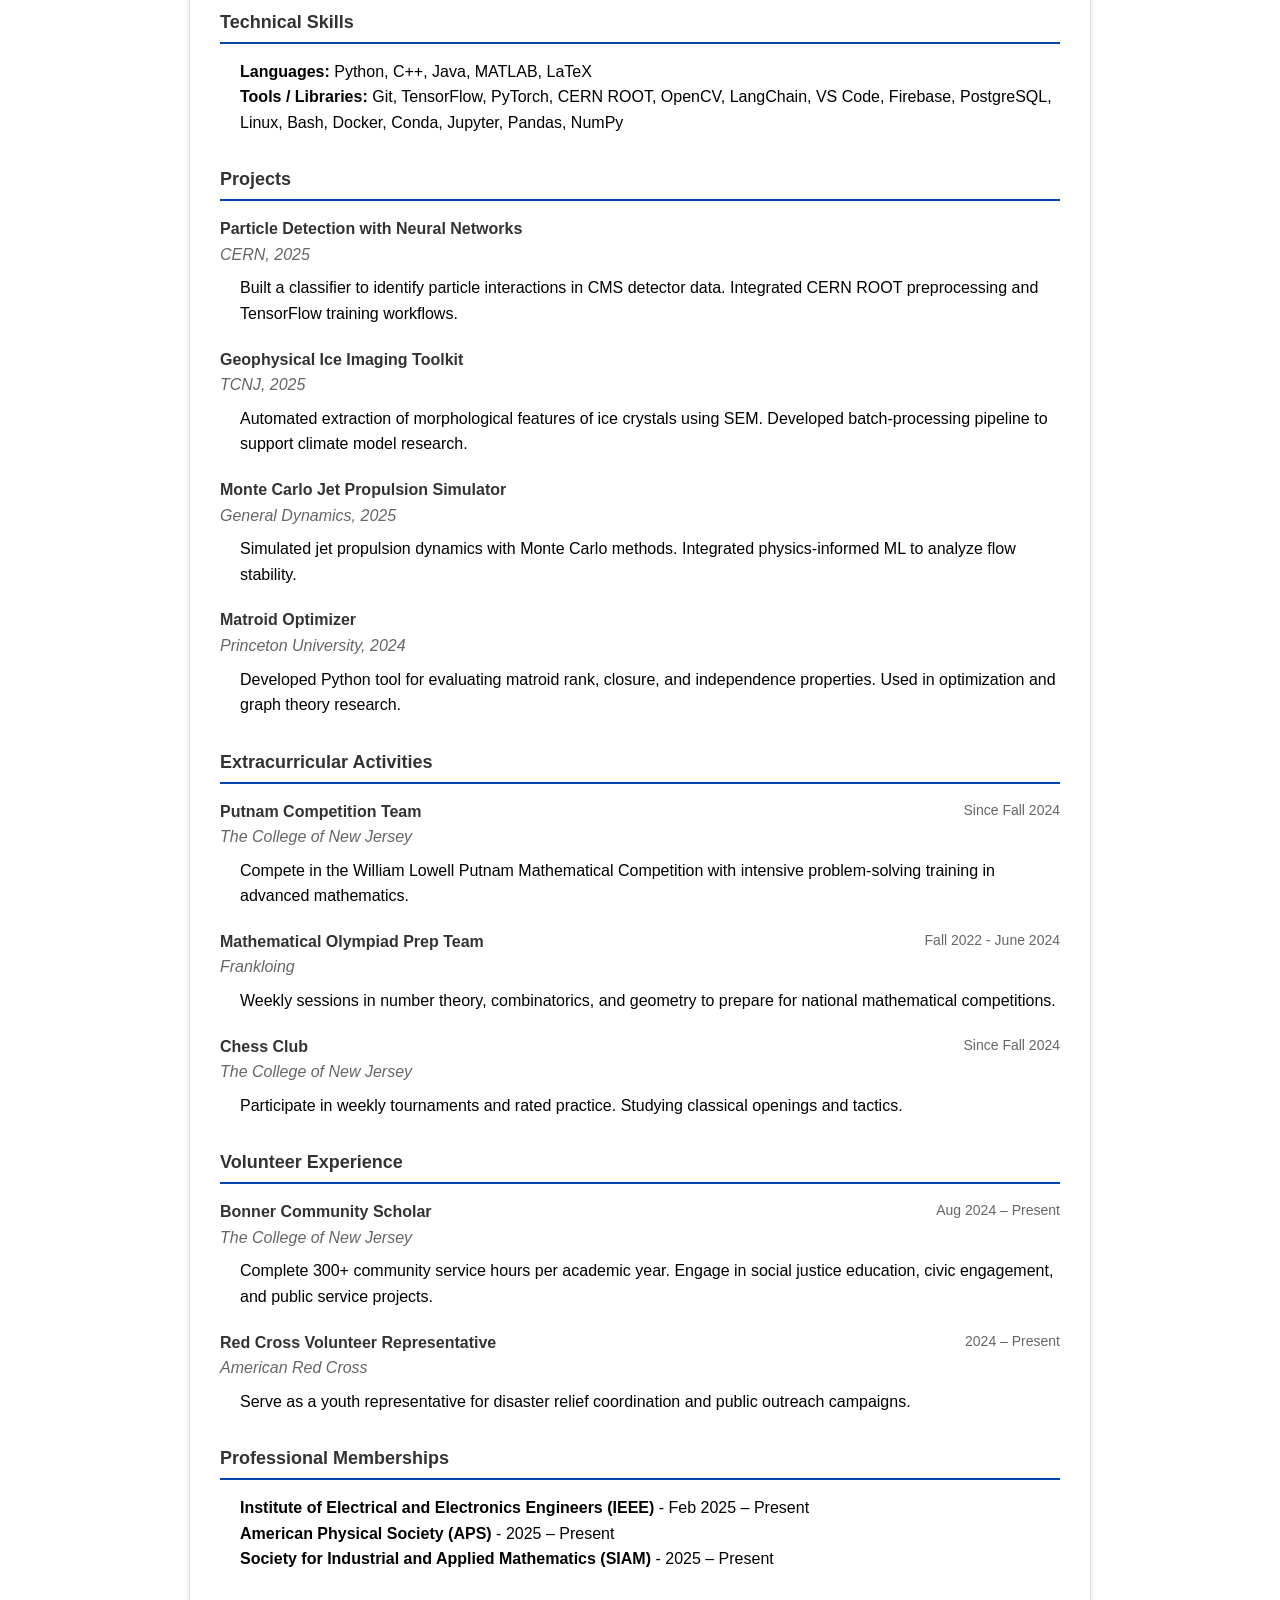
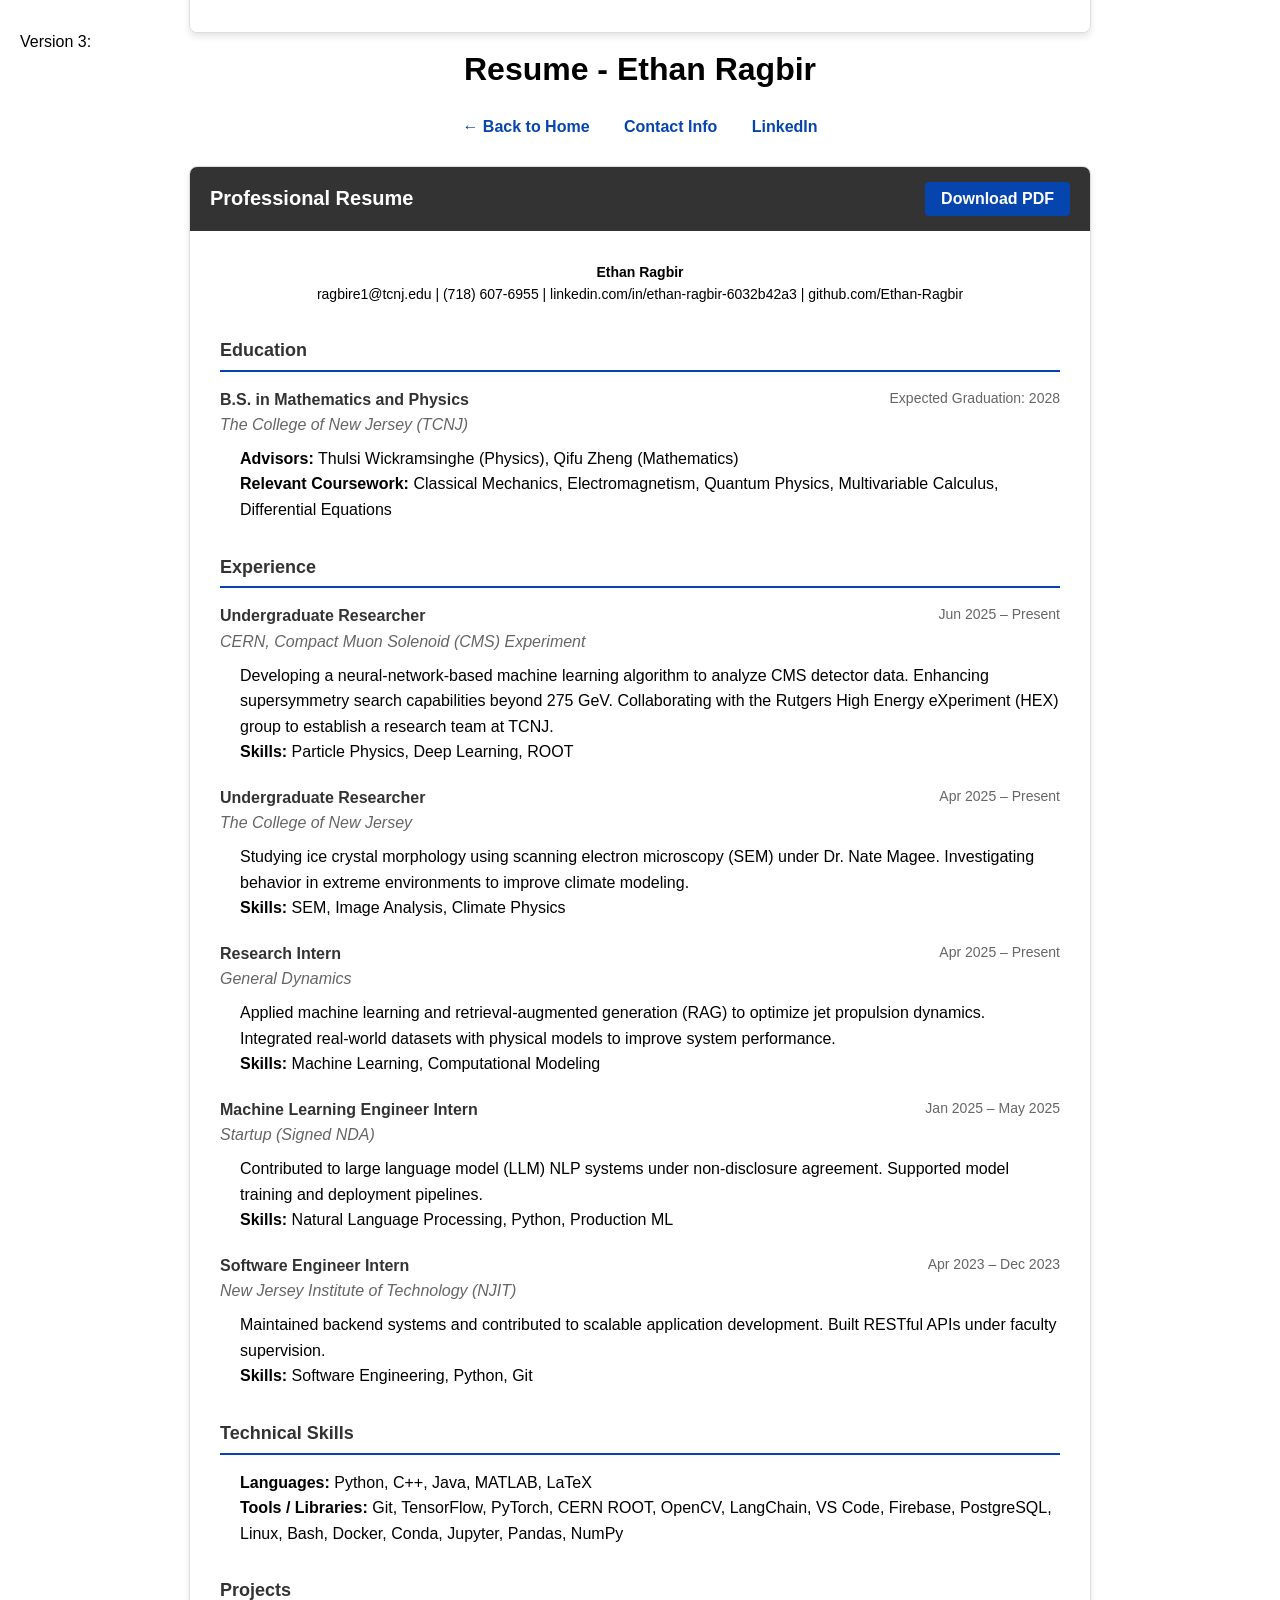
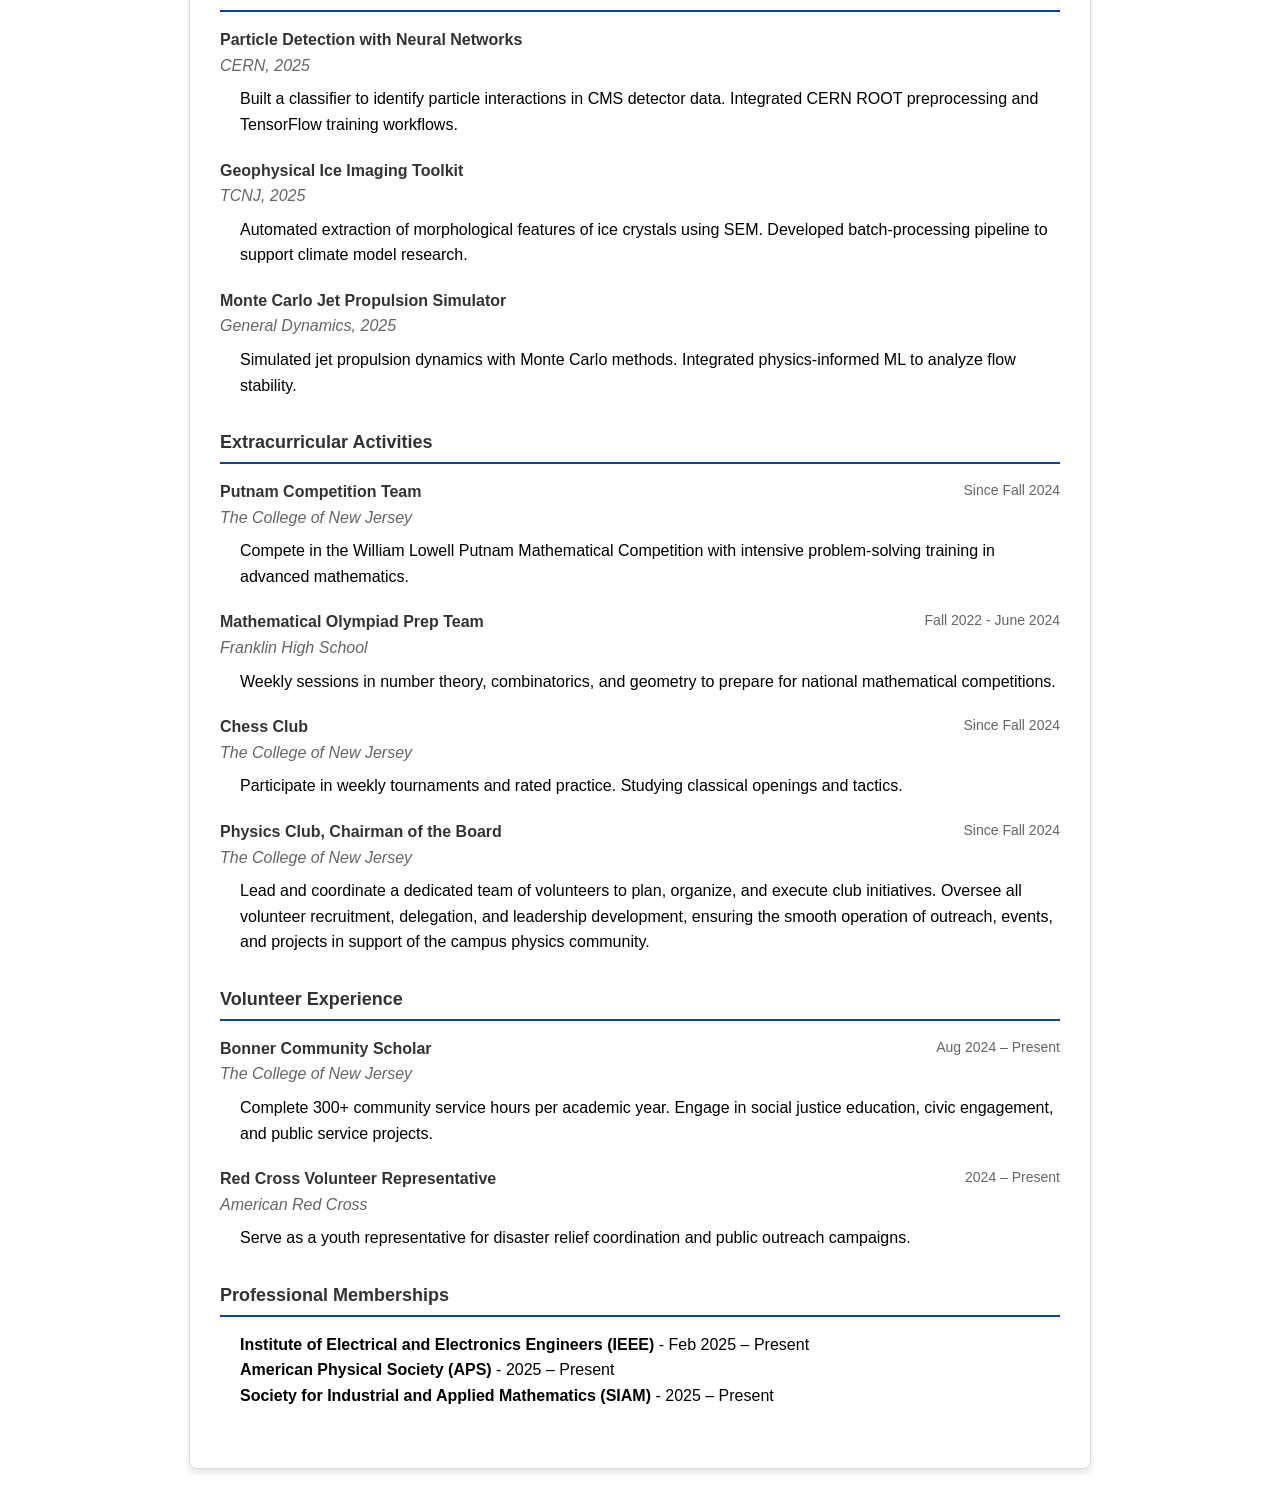
<file: Versions of Resume.html>
Version 1:

<!DOCTYPE html>
<html lang="en">
<head>
  <meta charset="UTF-8" />
  <meta name="viewport" content="width=device-width, initial-scale=1.0" />
  <title>Ethan Ragbir - Resume</title>
  <style>
    body {
      font-family: Arial, Helvetica, sans-serif;
      margin: 0;
      background: #fff;
      color: #000;
      padding: 20px;
    }
    
    .header {
      text-align: center;
      margin-bottom: 30px;
    }
    
    .header h1 {
      font-size: 32px;
      margin: 0 0 10px;
    }
    
    .nav-links {
      text-align: center;
      margin-bottom: 30px;
    }
    
    .nav-links a {
      margin: 0 15px;
      color: #0645ad;
      text-decoration: none;
      font-weight: bold;
    }
    
    .nav-links a:hover {
      text-decoration: underline;
    }
    
    .resume-container {
      max-width: 900px;
      margin: 0 auto;
      background: #f9f9f9;
      border: 1px solid #ddd;
      border-radius: 8px;
      overflow: hidden;
      box-shadow: 0 4px 6px rgba(0,0,0,0.1);
    }
    
    .resume-header {
      background: #333;
      color: white;
      padding: 15px 20px;
      display: flex;
      justify-content: space-between;
      align-items: center;
    }
    
    .resume-header h2 {
      margin: 0;
      font-size: 20px;
    }
    
    .download-btn {
      background: #0645ad;
      color: white;
      padding: 8px 16px;
      text-decoration: none;
      border-radius: 4px;
      font-weight: bold;
    }
    
    .download-btn:hover {
      background: #0534a0;
    }
    
    .resume-content {
      padding: 30px;
      background: white;
      line-height: 1.6;
    }
    
    .resume-section {
      margin-bottom: 30px;
    }
    
    .resume-section h3 {
      color: #333;
      font-size: 18px;
      margin-bottom: 15px;
      border-bottom: 2px solid #0645ad;
      padding-bottom: 5px;
    }
    
    .contact-info {
      text-align: center;
      margin-bottom: 30px;
      font-size: 14px;
    }
    
    .job-entry, .education-entry, .project-entry {
      margin-bottom: 20px;
    }
    
    .job-title, .degree-title, .project-title {
      font-weight: bold;
      color: #333;
    }
    
    .job-company, .school-name {
      font-style: italic;
      color: #666;
    }
    
    .job-dates, .school-dates {
      float: right;
      color: #666;
      font-size: 14px;
    }
    
    .job-description, .project-description {
      margin-top: 8px;
      margin-left: 20px;
    }
    
    .skills-list {
      display: flex;
      flex-wrap: wrap;
      gap: 10px;
    }
    
    .skill-tag {
      background: #e8f4f8;
      color: #0645ad;
      padding: 4px 8px;
      border-radius: 4px;
      font-size: 14px;
    }
    
    .clearfix::after {
      content: "";
      display: table;
      clear: both;
    }
    
    @media (max-width: 768px) {
      .job-dates, .school-dates {
        float: none;
        display: block;
      }
      
      .resume-header {
        flex-direction: column;
        gap: 10px;
      }
    }
  </style>
</head>
<body>
  <div class="header">
    <h1>Resume - Ethan Ragbir</h1>
  </div>
  
  <div class="nav-links">
    <a href="index.html">← Back to Home</a>
    <a href="https://Ethan-Ragbir.github.io/Contact-Me.html">Contact Info</a>
    <a href="https://www.linkedin.com/in/ethan-ragbir-6032b42a3" target="_blank">LinkedIn</a>
  </div>
  
  <div class="resume-container">
    <div class="resume-header">
      <h2>Professional Resume</h2>
      <a href="resume.pdf" class="download-btn" download>Download PDF</a>
    </div>
    
    <div class="resume-content">
      <div class="contact-info">
        <strong>Ethan Ragbir</strong><br>
        ethanragbir [at] EthanRagbir [dot] com | (718) 607-6955 | linkedin.com/in/ethan-ragbir-6032b42a3
      </div>
      
      <div class="resume-section">
        <h3>Education</h3>
        <div class="education-entry clearfix">
          <div class="school-dates">Expected Graduation: 2028</div>
          <div class="degree-title">B.S. in Mathematics and Physics</div>
          <div class="school-name">The College of New Jersey (TCNJ)</div>
          <div class="job-description">
            <strong>Relevant Coursework:</strong> Classical Mechanics, Electromagnetism, Quantum Physics, Statistical Mechanics, Multivariable Calculus, Differential Equations, Abstract Algebra, Numerical Analysis, Discrete Structures, Machine Learning.
          </div>
        </div>
        
        <div class="education-entry clearfix">
          <div class="school-dates">Summer 2024</div>
          <div class="school-name">Princeton University</div>
          <div class="job-description">
            Completed coursework in Real Analysis and Honors Linear Algebra
          </div>
        </div>
      </div>
      
      <div class="resume-section">
        <h3>Experience</h3>
        
        <div class="job-entry clearfix">
          <div class="job-dates">Jun 2025 – Present</div>
          <div class="job-title">Undergraduate Researcher</div>
          <div class="job-company">CERN, Compact Muon Solenoid (CMS) Experiment</div>
          <div class="job-description">
            Developing a neural-network-based machine learning algorithm to analyze CMS detector data. Enhancing supersymmetry search capabilities beyond 275 GeV. Collaborating with the Rutgers High Energy eXperiment (HEX) group to establish a research team at TCNJ.<br>
            <strong>Skills:</strong> Particle Physics, Deep Learning, ROOT
          </div>
        </div>
        
        <div class="job-entry clearfix">
          <div class="job-dates">Apr 2025 – Present</div>
          <div class="job-title">Undergraduate Researcher</div>
          <div class="job-company">The College of New Jersey</div>
          <div class="job-description">
            Studying ice crystal morphology using scanning electron microscopy (SEM) under Dr. Nate Magee. Investigating behavior in extreme environments to improve climate modeling.<br>
            <strong>Skills:</strong> SEM, Image Analysis, Climate Physics
          </div>
        </div>
        
        <div class="job-entry clearfix">
          <div class="job-dates">Apr 2025 – Present</div>
          <div class="job-title">Research Intern</div>
          <div class="job-company">General Dynamics</div>
          <div class="job-description">
            Applied machine learning and retrieval-augmented generation (RAG) to optimize jet propulsion dynamics. Integrated real-world datasets with physical models to improve system performance.<br>
            <strong>Skills:</strong> Machine Learning, Computational Modeling
          </div>
        </div>
        
        <div class="job-entry clearfix">
          <div class="job-dates">Jan 2025 – May 2025</div>
          <div class="job-title">Machine Learning Engineer Intern</div>
          <div class="job-company">Stealth Startup</div>
          <div class="job-description">
            Contributed to large language model (LLM) NLP systems under non-disclosure agreement. Supported model training and deployment pipelines.<br>
            <strong>Skills:</strong> Natural Language Processing, Python, Production ML
          </div>
        </div>
        
        <div class="job-entry clearfix">
          <div class="job-dates">Jun 2024 – Sep 2024</div>
          <div class="job-title">Matroid Theory Researcher</div>
          <div class="job-company">Princeton University</div>
          <div class="job-description">
            Analyzed matroid structures in discrete mathematics for optimization and network reliability. Applied concepts to theoretical computer science problems.<br>
            <strong>Skills:</strong> Discrete Math, Optimization, Proof Techniques
          </div>
        </div>
        
        <div class="job-entry clearfix">
          <div class="job-dates">Apr 2023 – Dec 2023</div>
          <div class="job-title">Software Engineer Intern</div>
          <div class="job-company">New Jersey Institute of Technology (NJIT)</div>
          <div class="job-description">
            Maintained backend systems and contributed to scalable application development. Built RESTful APIs under faculty supervision.<br>
            <strong>Skills:</strong> Software Engineering, Python, Git
          </div>
        </div>
      </div>
      
      <div class="resume-section">
        <h3>Technical Skills</h3>
        <div class="job-description">
          <strong>Languages:</strong> Python, C++, Java, MATLAB, LaTeX<br>
          <strong>Tools / Libraries:</strong> Git, TensorFlow, PyTorch, CERN ROOT, OpenCV, LangChain, VS Code, Firebase, PostgreSQL, Linux, Bash, Docker, Conda, Jupyter, Pandas, NumPy
        </div>
      </div>
      
      <div class="resume-section">
        <h3>Projects</h3>
        
        <div class="project-entry">
          <div class="project-title">Particle Detection with Neural Networks</div>
          <div class="job-company">CERN, 2025</div>
          <div class="project-description">
            Built a classifier to identify particle interactions in CMS detector data. Integrated CERN ROOT preprocessing and TensorFlow training workflows.
          </div>
        </div>
        
        <div class="project-entry">
          <div class="project-title">Geophysical Ice Imaging Toolkit</div>
          <div class="job-company">TCNJ, 2025</div>
          <div class="project-description">
            Automated extraction of morphological features of ice crystals using SEM. Developed batch-processing pipeline to support climate model research.
          </div>
        </div>
        
        <div class="project-entry">
          <div class="project-title">Monte Carlo Jet Propulsion Simulator</div>
          <div class="job-company">General Dynamics, 2025</div>
          <div class="project-description">
            Simulated jet propulsion dynamics with Monte Carlo methods. Integrated physics-informed ML to analyze flow stability.
          </div>
        </div>
        
        <div class="project-entry">
          <div class="project-title">Matroid Optimizer</div>
          <div class="job-company">Princeton University, 2024</div>
          <div class="project-description">
            Developed Python tool for evaluating matroid rank, closure, and independence properties. Used in optimization and graph theory research.
          </div>
        </div>
      </div>
      
      <div class="resume-section">
        <h3>Extracurricular Activities</h3>
        
        <div class="job-entry clearfix">
          <div class="job-dates">Since Fall 2024</div>
          <div class="job-title">Putnam Competition Team</div>
          <div class="job-company">The College of New Jersey</div>
          <div class="job-description">
            Compete in the William Lowell Putnam Mathematical Competition with intensive problem-solving training in advanced mathematics.
          </div>
        </div>
        
        <div class="job-entry clearfix">
          <div class="job-dates">Fall 2022 - June 2024</div>
          <div class="job-title">Mathematical Olympiad Prep Team</div>
          <div class="job-company">Frankloing</div>
          <div class="job-description">
            Weekly sessions in number theory, combinatorics, and geometry to prepare for national mathematical competitions.
          </div>
        </div>
        
        <div class="job-entry clearfix">
          <div class="job-dates">Since Fall 2024</div>
          <div class="job-title">Chess Club</div>
          <div class="job-company">The College of New Jersey</div>
          <div class="job-description">
            Participate in weekly tournaments and rated practice. Studying classical openings and tactics.
          </div>
        </div>
      </div>
      
      <div class="resume-section">
        <h3>Volunteer Experience</h3>
        
        <div class="job-entry clearfix">
          <div class="job-dates">Aug 2024 – Present</div>
          <div class="job-title">Bonner Community Scholar</div>
          <div class="job-company">The College of New Jersey</div>
          <div class="job-description">
            Complete 300+ community service hours per academic year. Engage in social justice education, civic engagement, and public service projects.
          </div>
        </div>
        
        <div class="job-entry clearfix">
          <div class="job-dates">2024 – Present</div>
          <div class="job-title">Red Cross Volunteer Representative</div>
          <div class="job-company">American Red Cross</div>
          <div class="job-description">
            Serve as a youth representative for disaster relief coordination and public outreach campaigns.
          </div>
        </div>
      </div>
      
      <div class="resume-section">
        <h3>Professional Memberships</h3>
        <div class="job-description">
          <strong>Institute of Electrical and Electronics Engineers (IEEE)</strong> - Feb 2025 – Present<br>
          <strong>American Physical Society (APS)</strong> - 2025 – Present<br>
          <strong>Society for Industrial and Applied Mathematics (SIAM)</strong> - 2025 – Present
        </div>
      </div>
    </div>
  </div>
</body>
</html>


Version 2: {New Version} 





<!DOCTYPE html>
<html lang="en">
<head>
  <meta charset="UTF-8" />
  <meta name="viewport" content="width=device-width, initial-scale=1.0" />
  <title>Ethan Ragbir - Resume</title>
  <style>
    body {
      font-family: Arial, Helvetica, sans-serif;
      margin: 0;
      background: #fff;
      color: #000;
      padding: 20px;
    }
    
    .header {
      text-align: center;
      margin-bottom: 30px;
    }
    
    .header h1 {
      font-size: 32px;
      margin: 0 0 10px;
    }
    
    .nav-links {
      text-align: center;
      margin-bottom: 30px;
    }
    
    .nav-links a {
      margin: 0 15px;
      color: #0645ad;
      text-decoration: none;
      font-weight: bold;
    }
    
    .nav-links a:hover {
      text-decoration: underline;
    }
    
    .resume-container {
      max-width: 900px;
      margin: 0 auto;
      background: #f9f9f9;
      border: 1px solid #ddd;
      border-radius: 8px;
      overflow: hidden;
      box-shadow: 0 4px 6px rgba(0,0,0,0.1);
    }
    
    .resume-header {
      background: #333;
      color: white;
      padding: 15px 20px;
      display: flex;
      justify-content: space-between;
      align-items: center;
    }
    
    .resume-header h2 {
      margin: 0;
      font-size: 20px;
    }
    
    .download-btn {
      background: #0645ad;
      color: white;
      padding: 8px 16px;
      text-decoration: none;
      border-radius: 4px;
      font-weight: bold;
    }
    
    .download-btn:hover {
      background: #0534a0;
    }
    
    .resume-content {
      padding: 30px;
      background: white;
      line-height: 1.6;
    }
    
    .resume-section {
      margin-bottom: 30px;
    }
    
    .resume-section h3 {
      color: #333;
      font-size: 18px;
      margin-bottom: 15px;
      border-bottom: 2px solid #0645ad;
      padding-bottom: 5px;
    }
    
    .contact-info {
      text-align: center;
      margin-bottom: 30px;
      font-size: 14px;
    }
    
    .job-entry, .education-entry, .project-entry {
      margin-bottom: 20px;
    }
    
    .job-title, .degree-title, .project-title {
      font-weight: bold;
      color: #333;
    }
    
    .job-company, .school-name {
      font-style: italic;
      color: #666;
    }
    
    .job-dates, .school-dates {
      float: right;
      color: #666;
      font-size: 14px;
    }
    
    .job-description, .project-description {
      margin-top: 8px;
      margin-left: 20px;
    }
    
    .skills-list {
      display: flex;
      flex-wrap: wrap;
      gap: 10px;
    }
    
    .skill-tag {
      background: #e8f4f8;
      color: #0645ad;
      padding: 4px 8px;
      border-radius: 4px;
      font-size: 14px;
    }
    
    .clearfix::after {
      content: "";
      display: table;
      clear: both;
    }
    
    @media (max-width: 768px) {
      .job-dates, .school-dates {
        float: none;
        display: block;
      }
      
      .resume-header {
        flex-direction: column;
        gap: 10px;
      }
    }
  </style>
</head>
<body>
  <div class="header">
    <h1>Resume - Ethan Ragbir</h1>
  </div>
  
  <div class="nav-links">
    <a href="index.html">← Back to Home</a>
    <a href="https://Ethan-Ragbir.github.io/Contact-Me.html">Contact Info</a>
    <a href="https://www.linkedin.com/in/ethan-ragbir-6032b42a3" target="_blank">LinkedIn</a>
  </div>
  
  <div class="resume-container">
    <div class="resume-header">
      <h2>Professional Resume</h2>
      <a href="resume.pdf" class="download-btn" download>Download PDF</a>
    </div>
    
    <div class="resume-content">
      <div class="contact-info">
        <strong>Ethan Ragbir</strong><br>
        ragbire1@tcnj.edu | (718) 607-6955 | linkedin.com/in/ethan-ragbir-6032b42a3 | github.com/Ethan-Ragbir
      </div>
      
      <div class="resume-section">
        <h3>Education</h3>
        <div class="education-entry clearfix">
          <div class="school-dates">Expected Graduation: 2028</div>
          <div class="degree-title">B.S. in Mathematics and Physics</div>
          <div class="school-name">The College of New Jersey (TCNJ)</div>
          <div class="job-description">
            <strong>Relevant Coursework:</strong> Classical Mechanics, Electromagnetism, Quantum Physics, Statistical Mechanics, Multivariable Calculus, Differential Equations, Abstract Algebra, Numerical Analysis, Discrete Structures, Machine Learning.
          </div>
        </div>
      </div>
      
      <div class="resume-section">
        <h3>Experience</h3>
        
        <div class="job-entry clearfix">
          <div class="job-dates">Jun 2025 – Present</div>
          <div class="job-title">Undergraduate Researcher</div>
          <div class="job-company">CERN, Compact Muon Solenoid (CMS) Experiment</div>
          <div class="job-description">
            Developing a neural-network-based machine learning algorithm to analyze CMS detector data. Enhancing supersymmetry search capabilities beyond 275 GeV. Collaborating with the Rutgers High Energy eXperiment (HEX) group to establish a research team at TCNJ.<br>
            <strong>Skills:</strong> Particle Physics, Deep Learning, ROOT
          </div>
        </div>
        
        <div class="job-entry clearfix">
          <div class="job-dates">Apr 2025 – Present</div>
          <div class="job-title">Undergraduate Researcher</div>
          <div class="job-company">The College of New Jersey</div>
          <div class="job-description">
            Studying ice crystal morphology using scanning electron microscopy (SEM) under Dr. Nate Magee. Investigating behavior in extreme environments to improve climate modeling.<br>
            <strong>Skills:</strong> SEM, Image Analysis, Climate Physics
          </div>
        </div>
        
        <div class="job-entry clearfix">
          <div class="job-dates">Apr 2025 – Present</div>
          <div class="job-title">Research Intern</div>
          <div class="job-company">General Dynamics</div>
          <div class="job-description">
            Applied machine learning and retrieval-augmented generation (RAG) to optimize jet propulsion dynamics. Integrated real-world datasets with physical models to improve system performance.<br>
            <strong>Skills:</strong> Machine Learning, Computational Modeling
          </div>
        </div>
        
        <div class="job-entry clearfix">
          <div class="job-dates">Jan 2025 – May 2025</div>
          <div class="job-title">Machine Learning Engineer Intern</div>
          <div class="job-company">Stealth Startup</div>
          <div class="job-description">
            Contributed to large language model (LLM) NLP systems under non-disclosure agreement. Supported model training and deployment pipelines.<br>
            <strong>Skills:</strong> Natural Language Processing, Python, Production ML
          </div>
        </div>
        
        <div class="job-entry clearfix">
          <div class="job-dates">Jun 2024 – Sep 2024</div>
          <div class="job-title">Matroid Theory Researcher</div>
          <div class="job-company">Princeton University</div>
          <div class="job-description">
            Analyzed matroid structures in discrete mathematics for optimization and network reliability. Applied concepts to theoretical computer science problems.<br>
            <strong>Skills:</strong> Discrete Math, Optimization, Proof Techniques
          </div>
        </div>
        
        <div class="job-entry clearfix">
          <div class="job-dates">Apr 2023 – Dec 2023</div>
          <div class="job-title">Software Engineer Intern</div>
          <div class="job-company">New Jersey Institute of Technology (NJIT)</div>
          <div class="job-description">
            Maintained backend systems and contributed to scalable application development. Built RESTful APIs under faculty supervision.<br>
            <strong>Skills:</strong> Software Engineering, Python, Git
          </div>
        </div>
      </div>
      
      <div class="resume-section">
        <h3>Technical Skills</h3>
        <div class="job-description">
          <strong>Languages:</strong> Python, C++, Java, MATLAB, LaTeX<br>
          <strong>Tools / Libraries:</strong> Git, TensorFlow, PyTorch, CERN ROOT, OpenCV, LangChain, VS Code, Firebase, PostgreSQL, Linux, Bash, Docker, Conda, Jupyter, Pandas, NumPy
        </div>
      </div>
      
      <div class="resume-section">
        <h3>Projects</h3>
        
        <div class="project-entry">
          <div class="project-title">Particle Detection with Neural Networks</div>
          <div class="job-company">CERN, 2025</div>
          <div class="project-description">
            Built a classifier to identify particle interactions in CMS detector data. Integrated CERN ROOT preprocessing and TensorFlow training workflows.
          </div>
        </div>
        
        <div class="project-entry">
          <div class="project-title">Geophysical Ice Imaging Toolkit</div>
          <div class="job-company">TCNJ, 2025</div>
          <div class="project-description">
            Automated extraction of morphological features of ice crystals using SEM. Developed batch-processing pipeline to support climate model research.
          </div>
        </div>
        
        <div class="project-entry">
          <div class="project-title">Monte Carlo Jet Propulsion Simulator</div>
          <div class="job-company">General Dynamics, 2025</div>
          <div class="project-description">
            Simulated jet propulsion dynamics with Monte Carlo methods. Integrated physics-informed ML to analyze flow stability.
          </div>
        </div>
        
        <div class="project-entry">
          <div class="project-title">Matroid Optimizer</div>
          <div class="job-company">Princeton University, 2024</div>
          <div class="project-description">
            Developed Python tool for evaluating matroid rank, closure, and independence properties. Used in optimization and graph theory research.
          </div>
        </div>
      </div>
      
      <div class="resume-section">
        <h3>Extracurricular Activities</h3>
        
        <div class="job-entry clearfix">
          <div class="job-dates">Since Fall 2024</div>
          <div class="job-title">Putnam Competition Team</div>
          <div class="job-company">The College of New Jersey</div>
          <div class="job-description">
            Compete in the William Lowell Putnam Mathematical Competition with intensive problem-solving training in advanced mathematics.
          </div>
        </div>
        
        <div class="job-entry clearfix">
          <div class="job-dates">Fall 2022 - June 2024</div>
          <div class="job-title">Mathematical Olympiad Prep Team</div>
          <div class="job-company">Frankloing</div>
          <div class="job-description">
            Weekly sessions in number theory, combinatorics, and geometry to prepare for national mathematical competitions.
          </div>
        </div>
        
        <div class="job-entry clearfix">
          <div class="job-dates">Since Fall 2024</div>
          <div class="job-title">Chess Club</div>
          <div class="job-company">The College of New Jersey</div>
          <div class="job-description">
            Participate in weekly tournaments and rated practice. Studying classical openings and tactics.
          </div>
        </div>
      </div>
      
      <div class="resume-section">
        <h3>Volunteer Experience</h3>
        
        <div class="job-entry clearfix">
          <div class="job-dates">Aug 2024 – Present</div>
          <div class="job-title">Bonner Community Scholar</div>
          <div class="job-company">The College of New Jersey</div>
          <div class="job-description">
            Complete 300+ community service hours per academic year. Engage in social justice education, civic engagement, and public service projects.
          </div>
        </div>
        
        <div class="job-entry clearfix">
          <div class="job-dates">2024 – Present</div>
          <div class="job-title">Red Cross Volunteer Representative</div>
          <div class="job-company">American Red Cross</div>
          <div class="job-description">
            Serve as a youth representative for disaster relief coordination and public outreach campaigns.
          </div>
        </div>
      </div>
      
      <div class="resume-section">
        <h3>Professional Memberships</h3>
        <div class="job-description">
          <strong>Institute of Electrical and Electronics Engineers (IEEE)</strong> - Feb 2025 – Present<br>
          <strong>American Physical Society (APS)</strong> - 2025 – Present<br>
          <strong>Society for Industrial and Applied Mathematics (SIAM)</strong> - 2025 – Present
        </div>
      </div>
    </div>
  </div>
</body>
</html>







Version 3:




<!DOCTYPE html>
<html lang="en">
<head>
  <meta charset="UTF-8" />
  <meta name="viewport" content="width=device-width, initial-scale=1.0" />
  <title>Ethan Ragbir - Resume</title>
  <style>
    body {
      font-family: Arial, Helvetica, sans-serif;
      margin: 0;
      background: #fff;
      color: #000;
      padding: 20px;
    }
    
    .header {
      text-align: center;
      margin-bottom: 30px;
    }
    
    .header h1 {
      font-size: 32px;
      margin: 0 0 10px;
    }
    
    .nav-links {
      text-align: center;
      margin-bottom: 30px;
    }
    
    .nav-links a {
      margin: 0 15px;
      color: #0645ad;
      text-decoration: none;
      font-weight: bold;
    }
    
    .nav-links a:hover {
      text-decoration: underline;
    }
    
    .resume-container {
      max-width: 900px;
      margin: 0 auto;
      background: #f9f9f9;
      border: 1px solid #ddd;
      border-radius: 8px;
      overflow: hidden;
      box-shadow: 0 4px 6px rgba(0,0,0,0.1);
    }
    
    .resume-header {
      background: #333;
      color: white;
      padding: 15px 20px;
      display: flex;
      justify-content: space-between;
      align-items: center;
    }
    
    .resume-header h2 {
      margin: 0;
      font-size: 20px;
    }
    
    .download-btn {
      background: #0645ad;
      color: white;
      padding: 8px 16px;
      text-decoration: none;
      border-radius: 4px;
      font-weight: bold;
    }
    
    .download-btn:hover {
      background: #0534a0;
    }
    
    .resume-content {
      padding: 30px;
      background: white;
      line-height: 1.6;
    }
    
    .resume-section {
      margin-bottom: 30px;
    }
    
    .resume-section h3 {
      color: #333;
      font-size: 18px;
      margin-bottom: 15px;
      border-bottom: 2px solid #0645ad;
      padding-bottom: 5px;
    }
    
    .contact-info {
      text-align: center;
      margin-bottom: 30px;
      font-size: 14px;
    }
    
    .job-entry, .education-entry, .project-entry {
      margin-bottom: 20px;
    }
    
    .job-title, .degree-title, .project-title {
      font-weight: bold;
      color: #333;
    }
    
    .job-company, .school-name {
      font-style: italic;
      color: #666;
    }
    
    .job-dates, .school-dates {
      float: right;
      color: #666;
      font-size: 14px;
    }
    
    .job-description, .project-description {
      margin-top: 8px;
      margin-left: 20px;
    }
    
    .skills-list {
      display: flex;
      flex-wrap: wrap;
      gap: 10px;
    }
    
    .skill-tag {
      background: #e8f4f8;
      color: #0645ad;
      padding: 4px 8px;
      border-radius: 4px;
      font-size: 14px;
    }
    
    .clearfix::after {
      content: "";
      display: table;
      clear: both;
    }
    
    @media (max-width: 768px) {
      .job-dates, .school-dates {
        float: none;
        display: block;
      }
      
      .resume-header {
        flex-direction: column;
        gap: 10px;
      }
    }
  </style>
</head>
<body>
  <div class="header">
    <h1>Resume - Ethan Ragbir</h1>
  </div>
  
  <div class="nav-links">
    <a href="index.html">← Back to Home</a>
    <a href="https://Ethan-Ragbir.github.io/Contact-Me.html">Contact Info</a>
    <a href="https://www.linkedin.com/in/ethan-ragbir-6032b42a3" target="_blank">LinkedIn</a>
  </div>
  
  <div class="resume-container">
    <div class="resume-header">
      <h2>Professional Resume</h2>
      <a href="resume.pdf" class="download-btn" download>Download PDF</a>
    </div>
    
    <div class="resume-content">
      <div class="contact-info">
        <strong>Ethan Ragbir</strong><br>
        ragbire1@tcnj.edu | (718) 607-6955 | linkedin.com/in/ethan-ragbir-6032b42a3 | github.com/Ethan-Ragbir
      </div>
      
      <div class="resume-section">
        <h3>Education</h3>
        <div class="education-entry clearfix">
          <div class="school-dates">Expected Graduation: 2028</div>
          <div class="degree-title">B.S. in Mathematics and Physics</div>
          <div class="school-name">The College of New Jersey (TCNJ)</div>
          <div class="job-description">
            <strong>Advisors:</strong> Thulsi Wickramsinghe (Physics), Qifu Zheng (Mathematics)<br>
            <strong>Relevant Coursework:</strong> Classical Mechanics, Electromagnetism, Quantum Physics, Multivariable Calculus, Differential Equations
          </div>
        </div>
      </div>
      
      <div class="resume-section">
        <h3>Experience</h3>
        
        <div class="job-entry clearfix">
          <div class="job-dates">Jun 2025 – Present</div>
          <div class="job-title">Undergraduate Researcher</div>
          <div class="job-company">CERN, Compact Muon Solenoid (CMS) Experiment</div>
          <div class="job-description">
            Developing a neural-network-based machine learning algorithm to analyze CMS detector data. Enhancing supersymmetry search capabilities beyond 275 GeV. Collaborating with the Rutgers High Energy eXperiment (HEX) group to establish a research team at TCNJ.<br>
            <strong>Skills:</strong> Particle Physics, Deep Learning, ROOT
          </div>
        </div>
        
        <div class="job-entry clearfix">
          <div class="job-dates">Apr 2025 – Present</div>
          <div class="job-title">Undergraduate Researcher</div>
          <div class="job-company">The College of New Jersey</div>
          <div class="job-description">
            Studying ice crystal morphology using scanning electron microscopy (SEM) under Dr. Nate Magee. Investigating behavior in extreme environments to improve climate modeling.<br>
            <strong>Skills:</strong> SEM, Image Analysis, Climate Physics
          </div>
        </div>
        
        <div class="job-entry clearfix">
          <div class="job-dates">Apr 2025 – Present</div>
          <div class="job-title">Research Intern</div>
          <div class="job-company">General Dynamics</div>
          <div class="job-description">
            Applied machine learning and retrieval-augmented generation (RAG) to optimize jet propulsion dynamics. Integrated real-world datasets with physical models to improve system performance.<br>
            <strong>Skills:</strong> Machine Learning, Computational Modeling
          </div>
        </div>
        
        <div class="job-entry clearfix">
          <div class="job-dates">Jan 2025 – May 2025</div>
          <div class="job-title">Machine Learning Engineer Intern</div>
          <div class="job-company">Startup (Signed NDA)</div>
          <div class="job-description">
            Contributed to large language model (LLM) NLP systems under non-disclosure agreement. Supported model training and deployment pipelines.<br>
            <strong>Skills:</strong> Natural Language Processing, Python, Production ML
          </div>
        </div>
        
        <div class="job-entry clearfix">
          <div class="job-dates">Apr 2023 – Dec 2023</div>
          <div class="job-title">Software Engineer Intern</div>
          <div class="job-company">New Jersey Institute of Technology (NJIT)</div>
          <div class="job-description">
            Maintained backend systems and contributed to scalable application development. Built RESTful APIs under faculty supervision.<br>
            <strong>Skills:</strong> Software Engineering, Python, Git
          </div>
        </div>
      </div>
      
      <div class="resume-section">
        <h3>Technical Skills</h3>
        <div class="job-description">
          <strong>Languages:</strong> Python, C++, Java, MATLAB, LaTeX<br>
          <strong>Tools / Libraries:</strong> Git, TensorFlow, PyTorch, CERN ROOT, OpenCV, LangChain, VS Code, Firebase, PostgreSQL, Linux, Bash, Docker, Conda, Jupyter, Pandas, NumPy
        </div>
      </div>
      
      <div class="resume-section">
        <h3>Projects</h3>
        
        <div class="project-entry">
          <div class="project-title">Particle Detection with Neural Networks</div>
          <div class="job-company">CERN, 2025</div>
          <div class="project-description">
            Built a classifier to identify particle interactions in CMS detector data. Integrated CERN ROOT preprocessing and TensorFlow training workflows.
          </div>
        </div>
        
        <div class="project-entry">
          <div class="project-title">Geophysical Ice Imaging Toolkit</div>
          <div class="job-company">TCNJ, 2025</div>
          <div class="project-description">
            Automated extraction of morphological features of ice crystals using SEM. Developed batch-processing pipeline to support climate model research.
          </div>
        </div>
        
        <div class="project-entry">
          <div class="project-title">Monte Carlo Jet Propulsion Simulator</div>
          <div class="job-company">General Dynamics, 2025</div>
          <div class="project-description">
            Simulated jet propulsion dynamics with Monte Carlo methods. Integrated physics-informed ML to analyze flow stability.
          </div>
        </div>
      </div>
      
      <div class="resume-section">
        <h3>Extracurricular Activities</h3>
        
        <div class="job-entry clearfix">
          <div class="job-dates">Since Fall 2024</div>
          <div class="job-title">Putnam Competition Team</div>
          <div class="job-company">The College of New Jersey</div>
          <div class="job-description">
            Compete in the William Lowell Putnam Mathematical Competition with intensive problem-solving training in advanced mathematics.
          </div>
        </div>
        
        <div class="job-entry clearfix">
          <div class="job-dates">Fall 2022 - June 2024</div>
          <div class="job-title">Mathematical Olympiad Prep Team</div>
          <div class="job-company">Franklin High School</div>
          <div class="job-description">
            Weekly sessions in number theory, combinatorics, and geometry to prepare for national mathematical competitions.
          </div>
        </div>
        
        <div class="job-entry clearfix">
          <div class="job-dates">Since Fall 2024</div>
          <div class="job-title">Chess Club</div>
          <div class="job-company">The College of New Jersey</div>
          <div class="job-description">
            Participate in weekly tournaments and rated practice. Studying classical openings and tactics.
          </div>
        </div>

        <div class="job-entry clearfix">
          <div class="job-dates">Since Fall 2024</div>
          <div class="job-title">Physics Club, Chairman of the Board</div>
          <div class="job-company">The College of New Jersey</div>
          <div class="job-description">
            Lead and coordinate a dedicated team of volunteers to plan, organize, and execute club initiatives. Oversee all volunteer recruitment, delegation, and leadership development, ensuring the smooth operation of outreach, events, and projects in support of the campus physics community.
          </div>
        </div>
      </div>
      
      <div class="resume-section">
        <h3>Volunteer Experience</h3>
        
        <div class="job-entry clearfix">
          <div class="job-dates">Aug 2024 – Present</div>
          <div class="job-title">Bonner Community Scholar</div>
          <div class="job-company">The College of New Jersey</div>
          <div class="job-description">
            Complete 300+ community service hours per academic year. Engage in social justice education, civic engagement, and public service projects.
          </div>
        </div>
        
        <div class="job-entry clearfix">
          <div class="job-dates">2024 – Present</div>
          <div class="job-title">Red Cross Volunteer Representative</div>
          <div class="job-company">American Red Cross</div>
          <div class="job-description">
            Serve as a youth representative for disaster relief coordination and public outreach campaigns.
          </div>
        </div>
      </div>
      
      <div class="resume-section">
        <h3>Professional Memberships</h3>
        <div class="job-description">
          <strong>Institute of Electrical and Electronics Engineers (IEEE)</strong> - Feb 2025 – Present<br>
          <strong>American Physical Society (APS)</strong> - 2025 – Present<br>
          <strong>Society for Industrial and Applied Mathematics (SIAM)</strong> - 2025 – Present
        </div>
      </div>
    </div>
  </div>
</body>
</html>
</file>
<file: assets/site.css>
:root {
  color-scheme: light;
  --paper: #fafaf8;
  --ink: #242522;
  --muted: #666861;
  --line: #dedfd9;
}

*,
*::before,
*::after {
  box-sizing: border-box;
}

html {
  scroll-padding-top: 2rem;
}

body {
  margin: 0;
  background: var(--paper);
  color: var(--ink);
  font-family: -apple-system, BlinkMacSystemFont, "Segoe UI", Helvetica, Arial, sans-serif;
  font-size: 16px;
  line-height: 1.7;
  -webkit-font-smoothing: antialiased;
}

::selection {
  background: #e1e5dc;
}

a {
  color: inherit;
  text-decoration-color: #a5a79e;
  text-decoration-thickness: 1px;
  text-underline-offset: 4px;
}

a:hover {
  text-decoration-color: var(--ink);
}

a:focus-visible {
  outline: 2px solid var(--ink);
  outline-offset: 5px;
  border-radius: 1px;
}

.site-shell {
  width: min(800px, calc(100% - 64px));
  margin-inline: auto;
}

.site-header {
  display: flex;
  justify-content: space-between;
  align-items: baseline;
  gap: 24px;
  padding-block: 33px 25px;
  border-bottom: 1px solid var(--line);
  font-size: 14px;
}

.site-name {
  flex-shrink: 0;
  font-weight: 600;
  letter-spacing: -0.02em;
  text-decoration: none;
}

.site-header nav {
  display: flex;
  flex-wrap: wrap;
  gap: 24px;
}

.site-header nav a {
  color: var(--muted);
  text-decoration: none;
}

.site-header nav a:hover,
.site-header nav a[aria-current="page"] {
  color: var(--ink);
  text-decoration: underline;
}

main {
  padding-bottom: 32px;
}

.page-intro {
  padding-block: 64px 48px;
}

.home-intro {
  padding-block: 76px 64px;
}

h1,
h2,
h3,
p {
  margin: 0;
}

h1 {
  font-family: Georgia, "Times New Roman", serif;
  font-size: clamp(38px, 5.8vw, 52px);
  font-weight: 400;
  letter-spacing: -0.045em;
  line-height: 1.15;
}

.lede {
  max-width: 600px;
  margin-top: 20px;
  color: var(--muted);
  font-size: 18px;
  line-height: 1.65;
}

.home-intro .lede {
  color: var(--ink);
  font-size: 20px;
  line-height: 1.55;
}

.intro-copy {
  max-width: 550px;
  margin-top: 20px;
  color: var(--muted);
}

.inline-links {
  display: flex;
  flex-wrap: wrap;
  gap: 10px 25px;
  margin-top: 26px;
  font-size: 14px;
}

.inline-links a,
.text-link {
  display: inline-block;
  width: fit-content;
  text-decoration: none;
}

.inline-links a:hover,
.text-link:hover,
h3 a:hover {
  text-decoration: underline;
}

a span[aria-hidden="true"] {
  margin-left: 3px;
  color: var(--muted);
  font-size: 0.85em;
}

.page-intro > .text-link {
  margin-top: 24px;
  font-size: 14px;
}

.content-section {
  display: grid;
  grid-template-columns: 145px minmax(0, 1fr);
  column-gap: 35px;
  padding-block: 32px 36px;
  border-top: 1px solid var(--line);
}

.content-section > :not(h2) {
  grid-column: 2;
}

h2 {
  font-size: 13px;
  font-weight: 500;
  line-height: 1.7;
  color: var(--muted);
}

h3 {
  font-size: 16px;
  font-weight: 500;
  line-height: 1.5;
  letter-spacing: -0.015em;
}

h3 a {
  text-decoration: none;
}

.entry-list,
.book-list {
  display: grid;
  gap: 28px;
}

.entry-list,
.book-list,
.plain-list {
  margin: 0;
  padding: 0;
  list-style: none;
}

.entry > p:not(.meta),
.section-body > p,
.content-section > p {
  color: var(--muted);
  font-size: 15px;
}

.entry > p:not(.meta) {
  margin-top: 9px;
}

.section-body > p + p {
  margin-top: 10px;
}

.meta {
  margin-top: 5px;
  color: var(--muted);
  font-size: 13px;
  line-height: 1.65;
}

.entry .text-link {
  margin-top: 15px;
  font-size: 14px;
}

.entry ul {
  margin-block: 9px 0;
  padding-left: 18px;
  color: var(--muted);
  font-size: 15px;
}

.plain-list li + li {
  margin-top: 8px;
}

.contact-list {
  display: grid;
  grid-template-columns: 110px minmax(0, 1fr);
  gap: 16px 20px;
  margin: 0;
  font-size: 15px;
}

.contact-list dt {
  color: var(--muted);
}

.contact-list dd {
  margin: 0;
  overflow-wrap: anywhere;
}

.site-footer {
  display: flex;
  justify-content: space-between;
  gap: 24px;
  margin-top: 16px;
  padding-block: 24px 40px;
  border-top: 1px solid var(--line);
  color: var(--muted);
  font-size: 12px;
}

.site-footer a {
  text-decoration: none;
}

.site-footer a:hover {
  text-decoration: underline;
}

.skip-link {
  position: absolute;
  left: 16px;
  top: -100px;
  padding: 8px 16px;
  background: var(--ink);
  color: var(--paper);
  z-index: 1;
}

.skip-link:focus {
  top: 12px;
}

@media (max-width: 620px) {
  .site-shell {
    width: calc(100% - 40px);
  }

  .site-header {
    flex-direction: column;
    align-items: flex-start;
    gap: 14px;
    padding-block: 23px 20px;
  }

  .site-header nav {
    gap: 12px 24px;
  }

  .page-intro,
  .home-intro {
    padding-block: 48px 40px;
  }

  .home-intro .lede {
    font-size: 18px;
  }

  .desktop-break {
    display: none;
  }

  .content-section {
    grid-template-columns: minmax(0, 1fr);
    row-gap: 20px;
    padding-block: 26px 30px;
  }

  .content-section > :not(h2) {
    grid-column: 1;
  }

  .contact-list {
    grid-template-columns: minmax(0, 1fr);
    gap: 3px;
  }

  .contact-list dd + dt {
    margin-top: 15px;
  }
}

@media print {
  body {
    background: white;
    color: black;
    font-size: 11pt;
  }

  .site-shell {
    width: 100%;
  }

  .site-header,
  .site-footer,
  .skip-link,
  .page-intro > .text-link {
    display: none;
  }

  .page-intro {
    padding-block: 0 24px;
  }

  .content-section {
    grid-template-columns: 120px minmax(0, 1fr);
    padding-block: 20px;
  }

  .entry,
  .book-list li {
    break-inside: avoid;
  }
}
</file>
